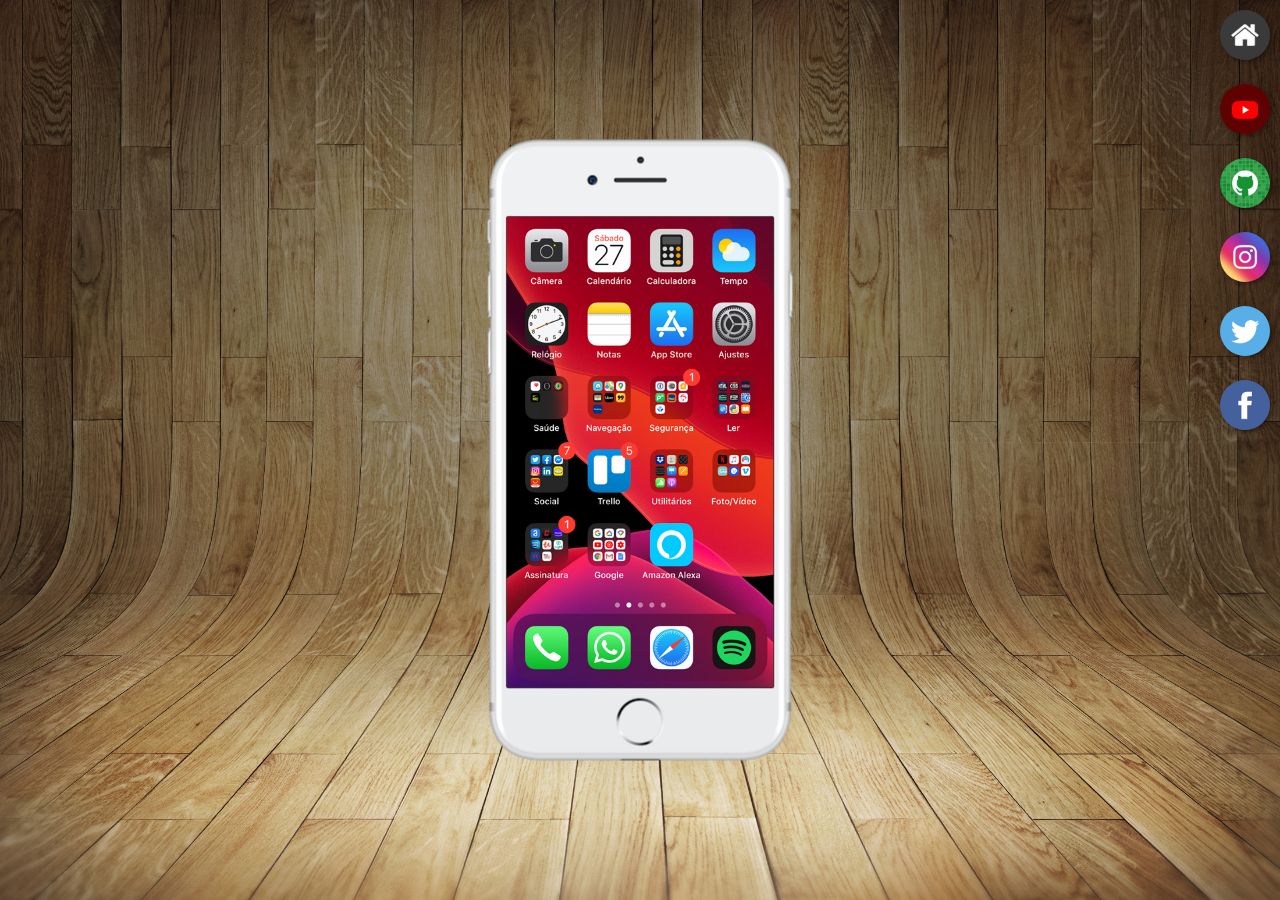
<file: index.html>
<!DOCTYPE html>
<html lang="pt-br">
<head>
    <meta charset="UTF-8">
    <meta http-equiv="X-UA-Compatible" content="IE=edge">
    <meta name="viewport" content="width=device-width, initial-scale=1.0">
    <title>Projeto Redes Sociais</title>
    <link rel="shortcut icon" href="favicon.ico" type="image/x-icon">
    <link rel="stylesheet" href="estilos/style.css">
</head>
<body>
    <main>
        <section id="telefone">
            <iframe src="home.html" name="tela" id="tela" frameborder="0">
                Seu navegador não é compatível com isso.
            </iframe>
        </section>

        <section id="redes-sociais">
            <a href="home.html" target="tela"><img src="imagens/logo-home.jpg" alt="Home"></a><br>
            <a href="youtube.html" target="tela"><img src="imagens/logo-youtube.jpg" alt="YouTube"></a><br>
            <a href="github.html" target="tela"><img src="imagens/logo-github.jpg" alt="tela-github"></a><br>
            <a href="instagram.html" target="tela"><img src="imagens/logo-instagram.jpg" alt="Instagram"></a><br>
            <a href="twitter.html" target="tela"><img src="imagens/logo-twitter.jpg" alt="Twitter"></a><br>
            <a href="facebook.html" target="tela"><img src="imagens/logo-facebook.jpg" alt="Facebook"></a>
        </section>
    </main>
</html>
</file>
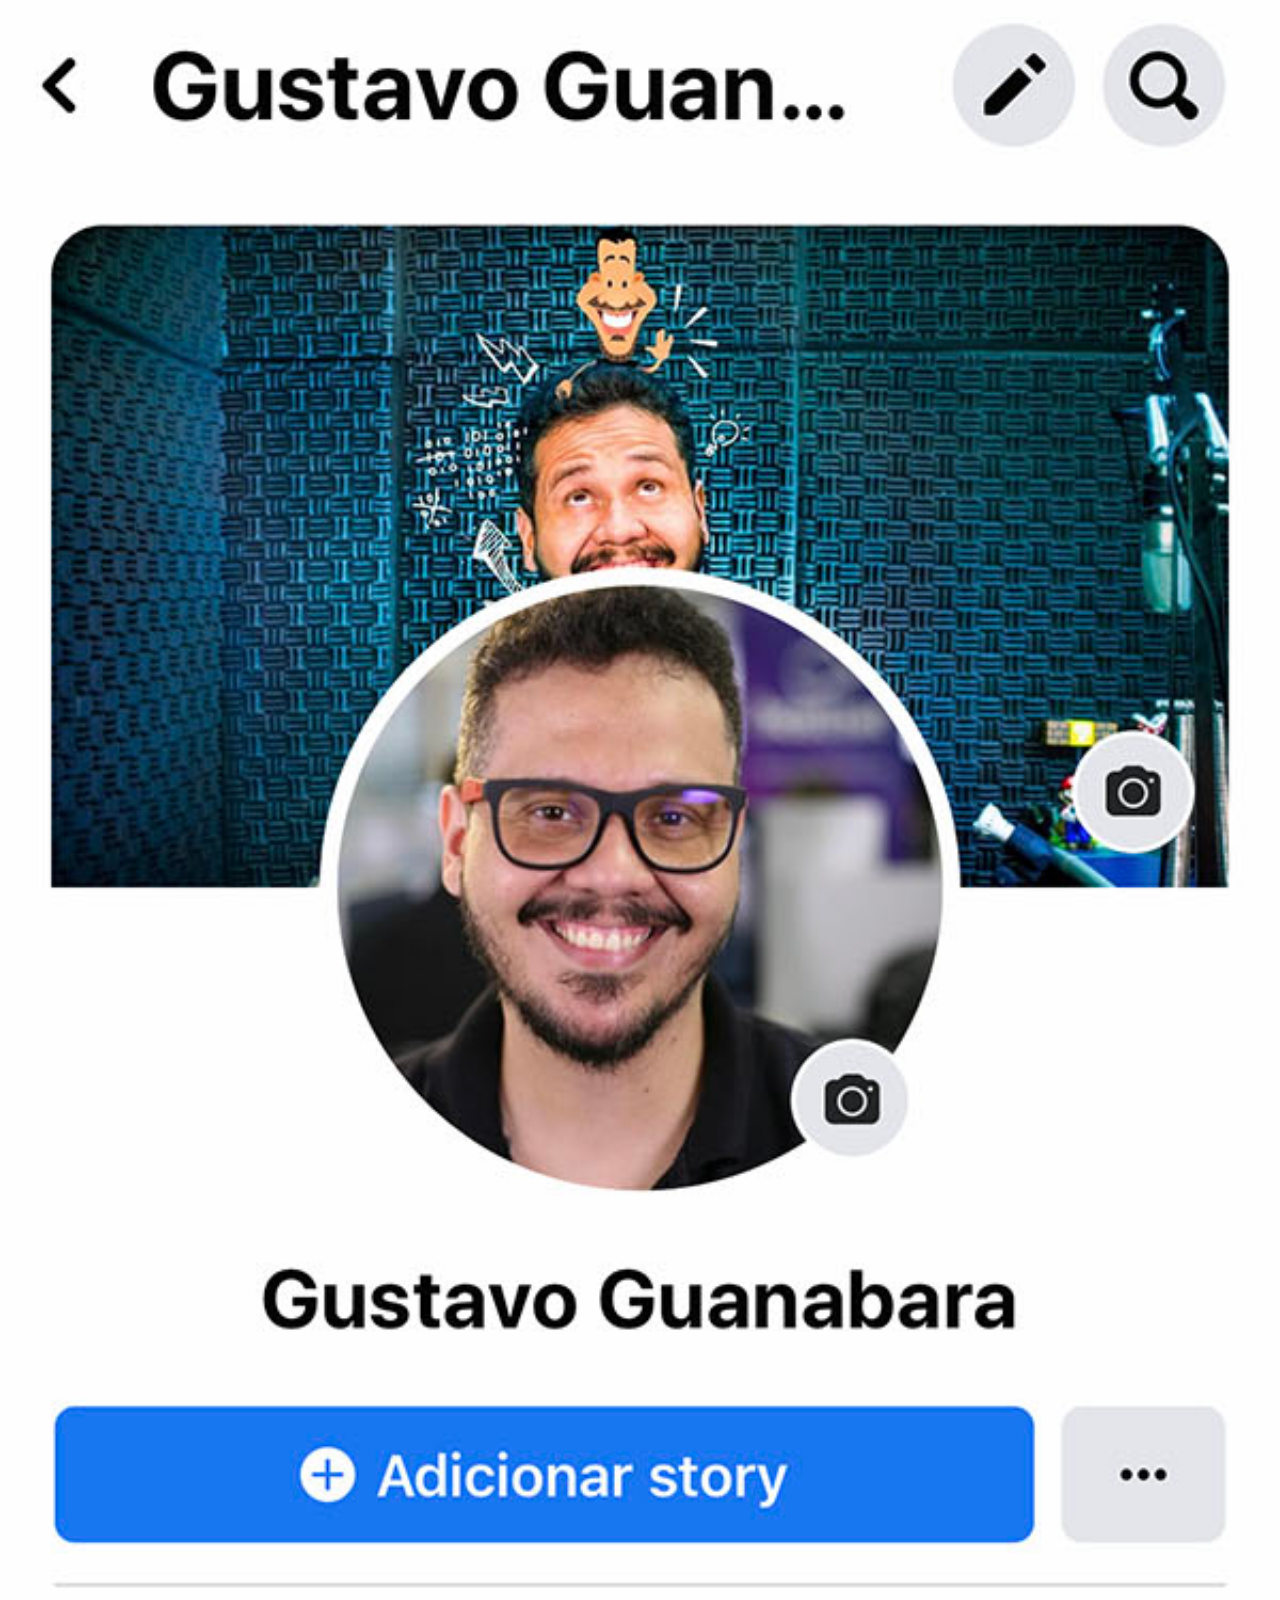
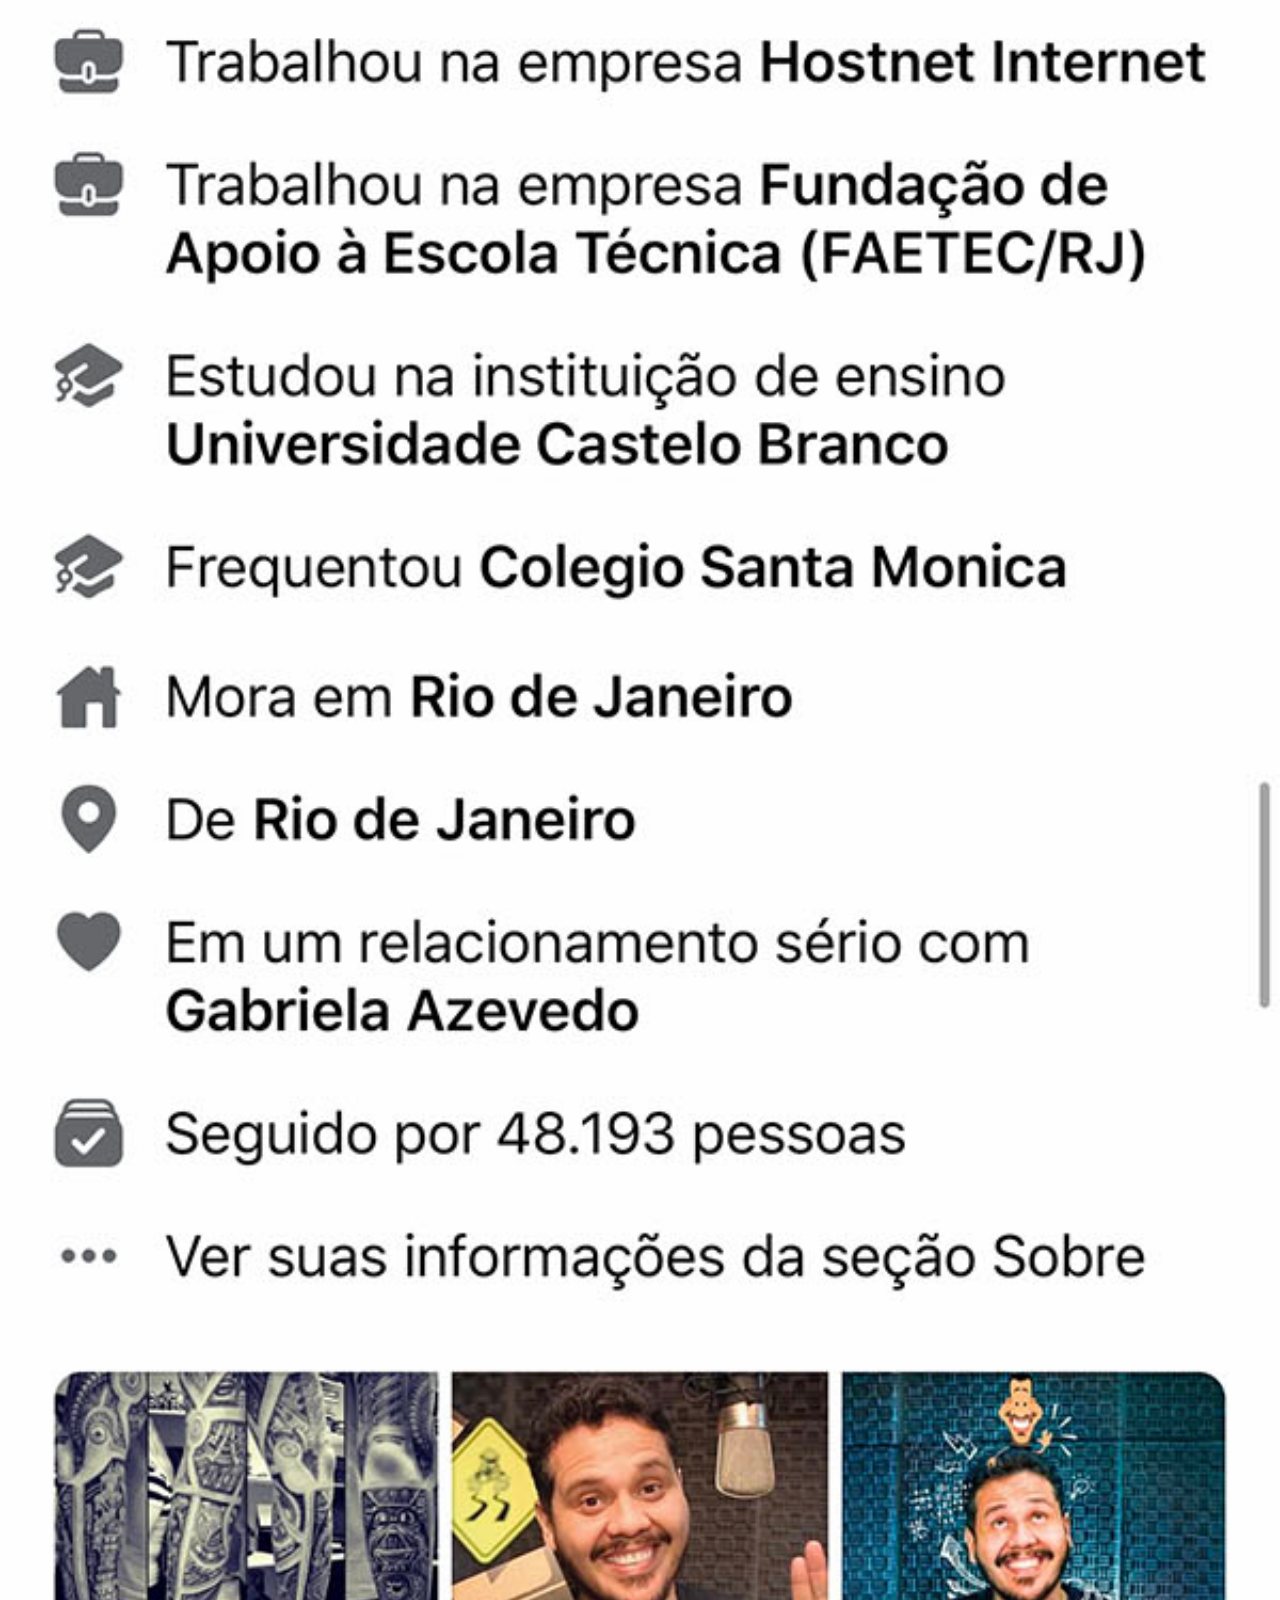
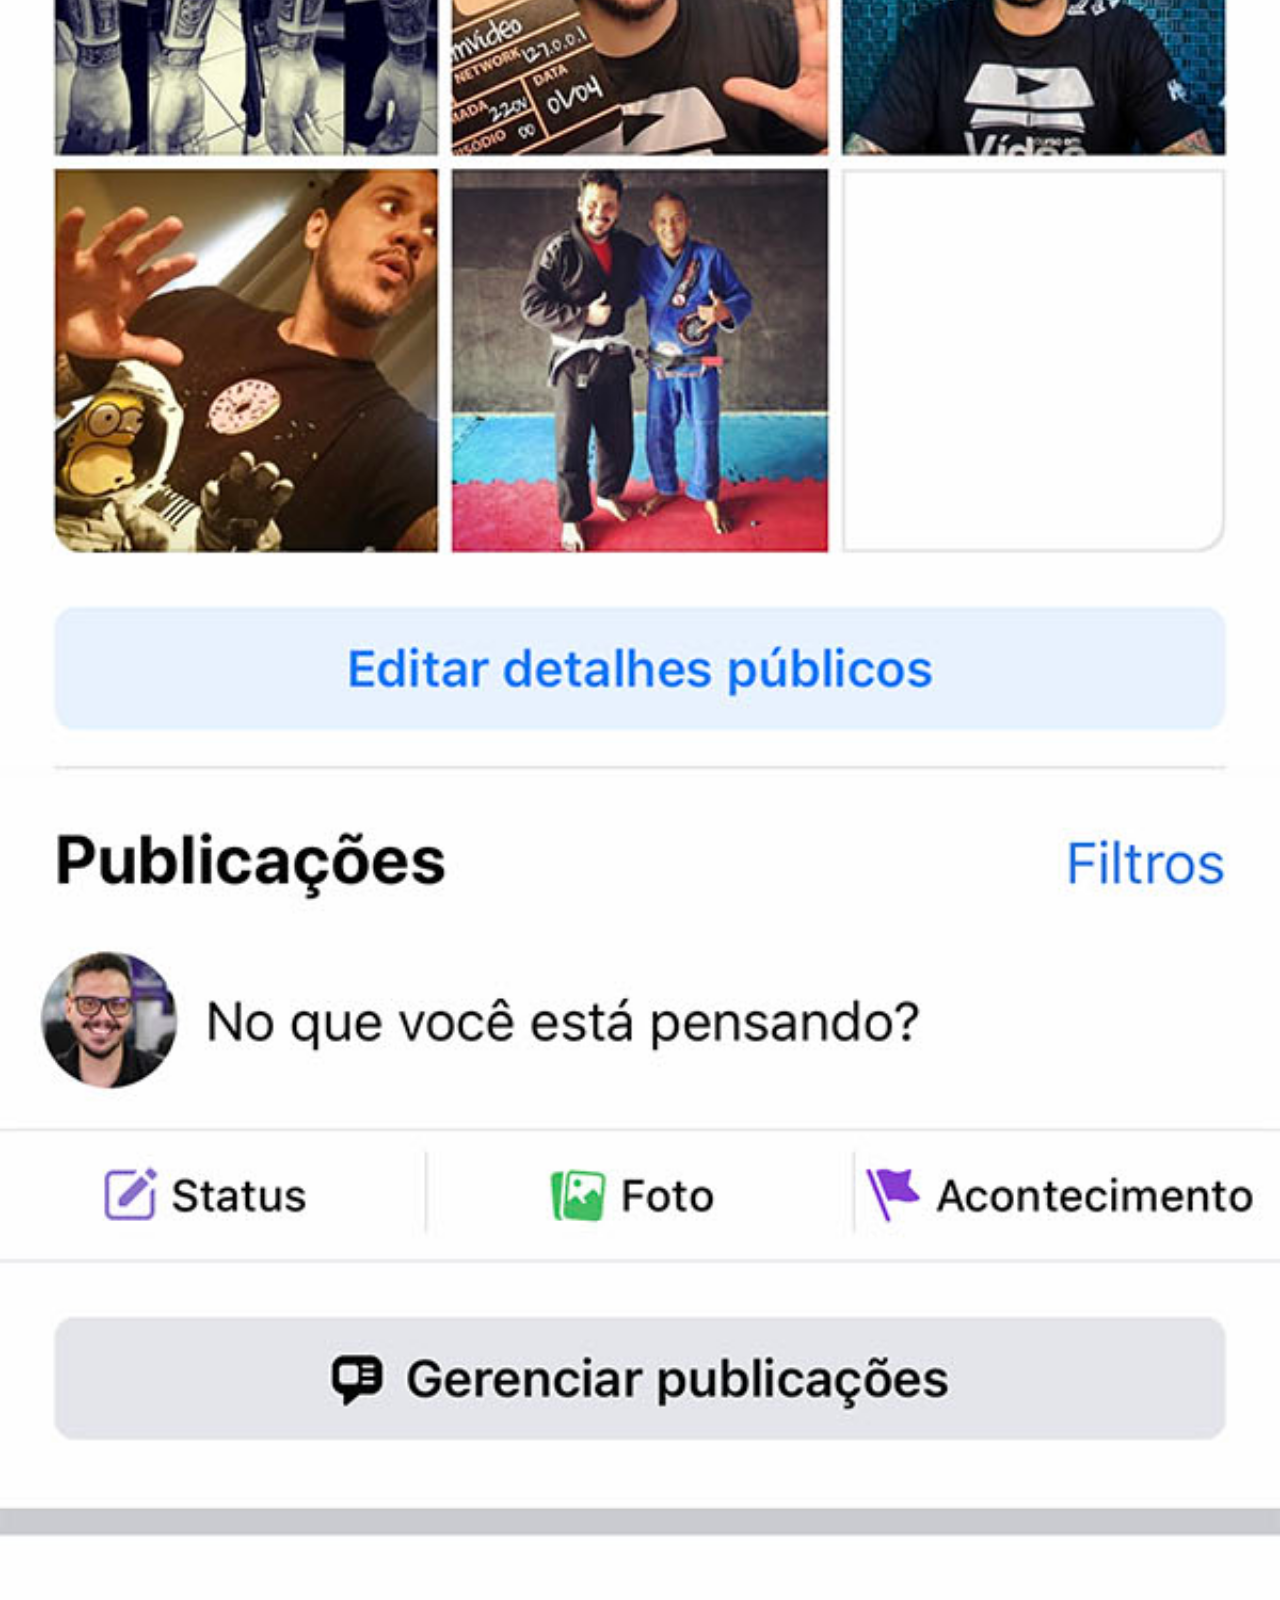
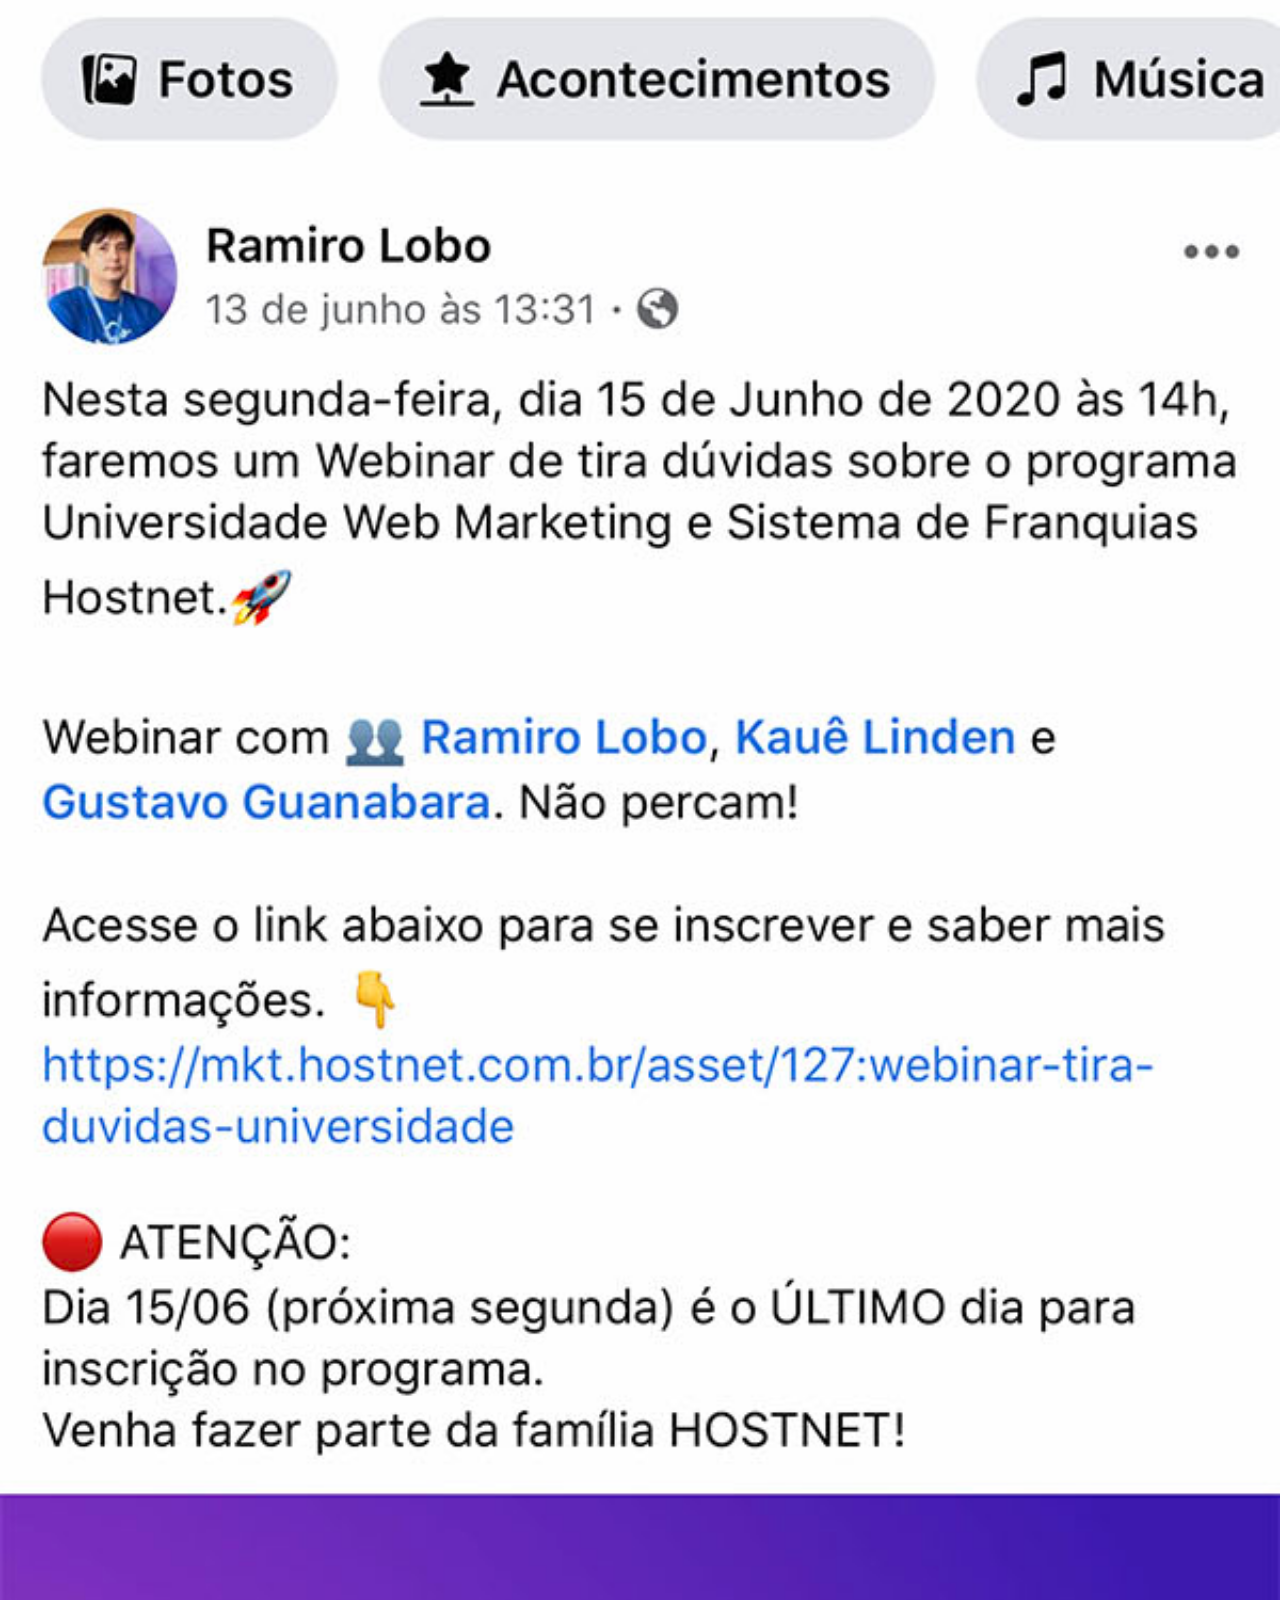
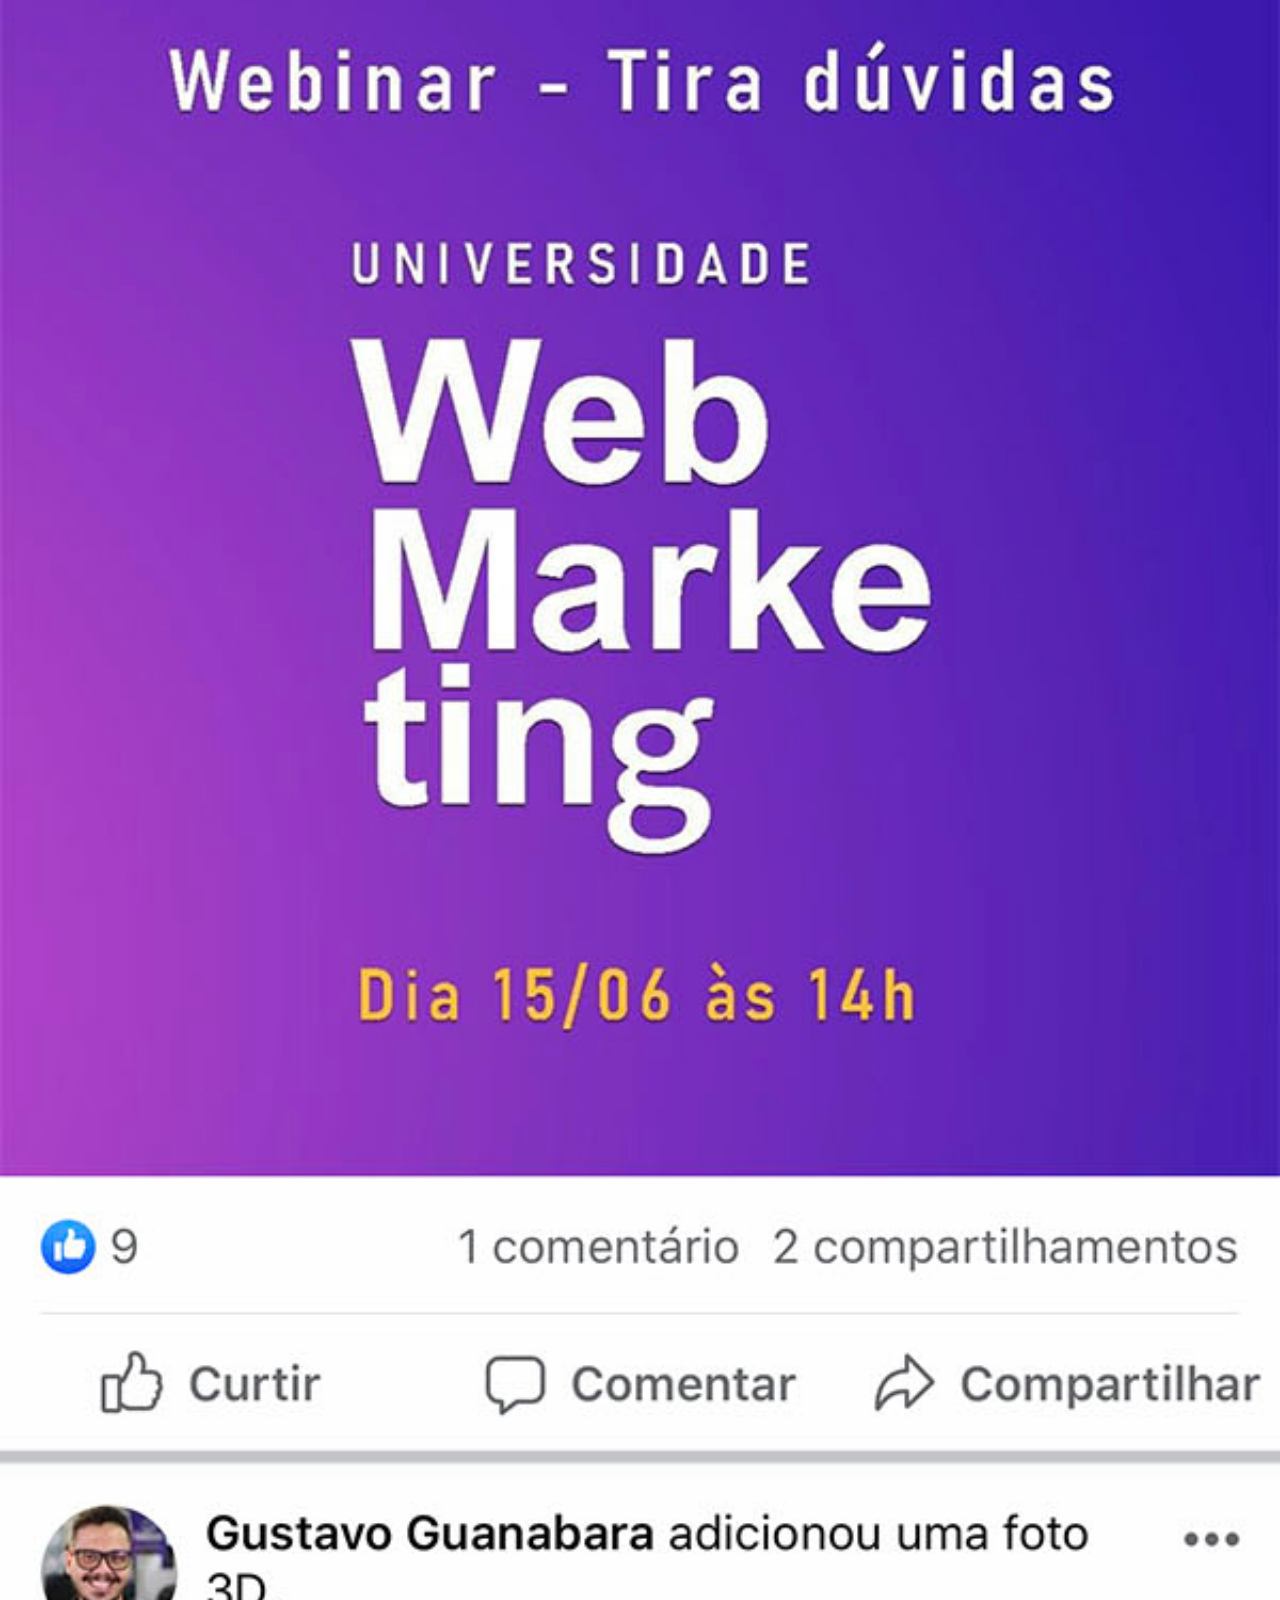
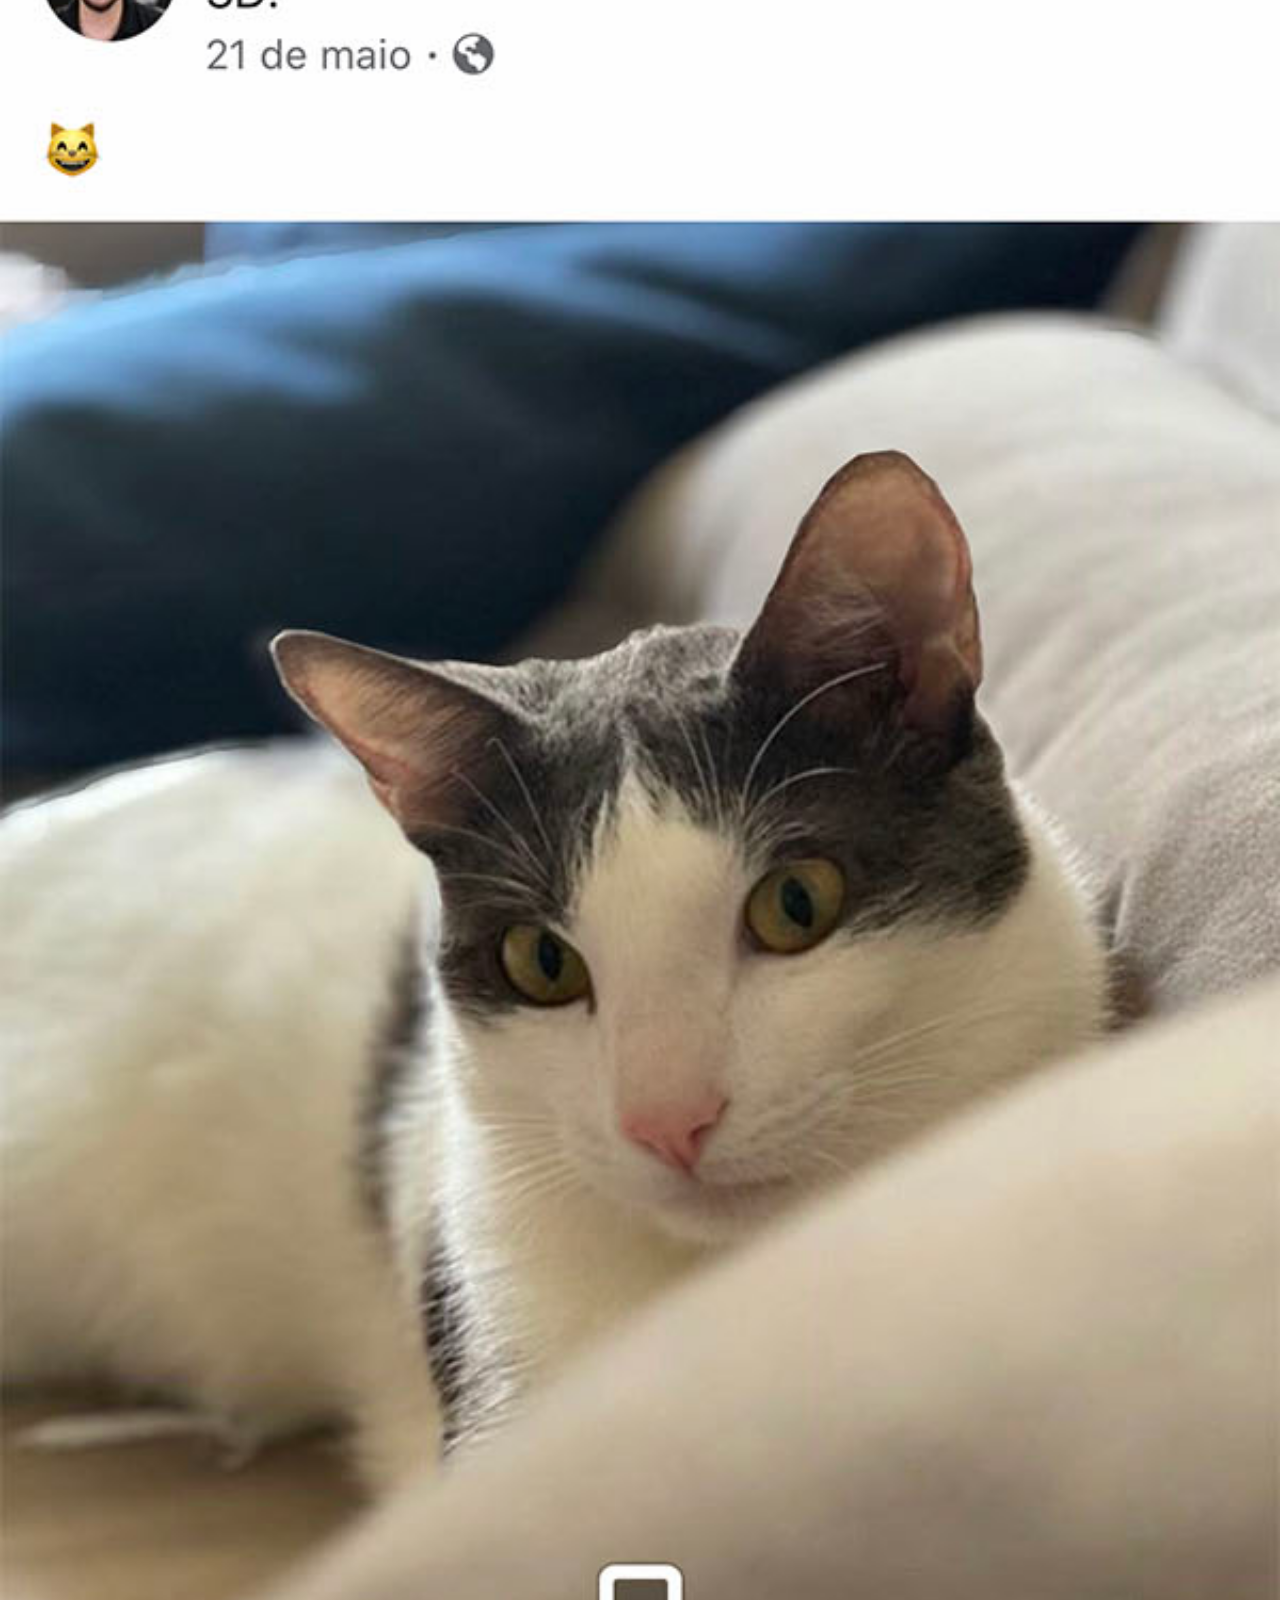
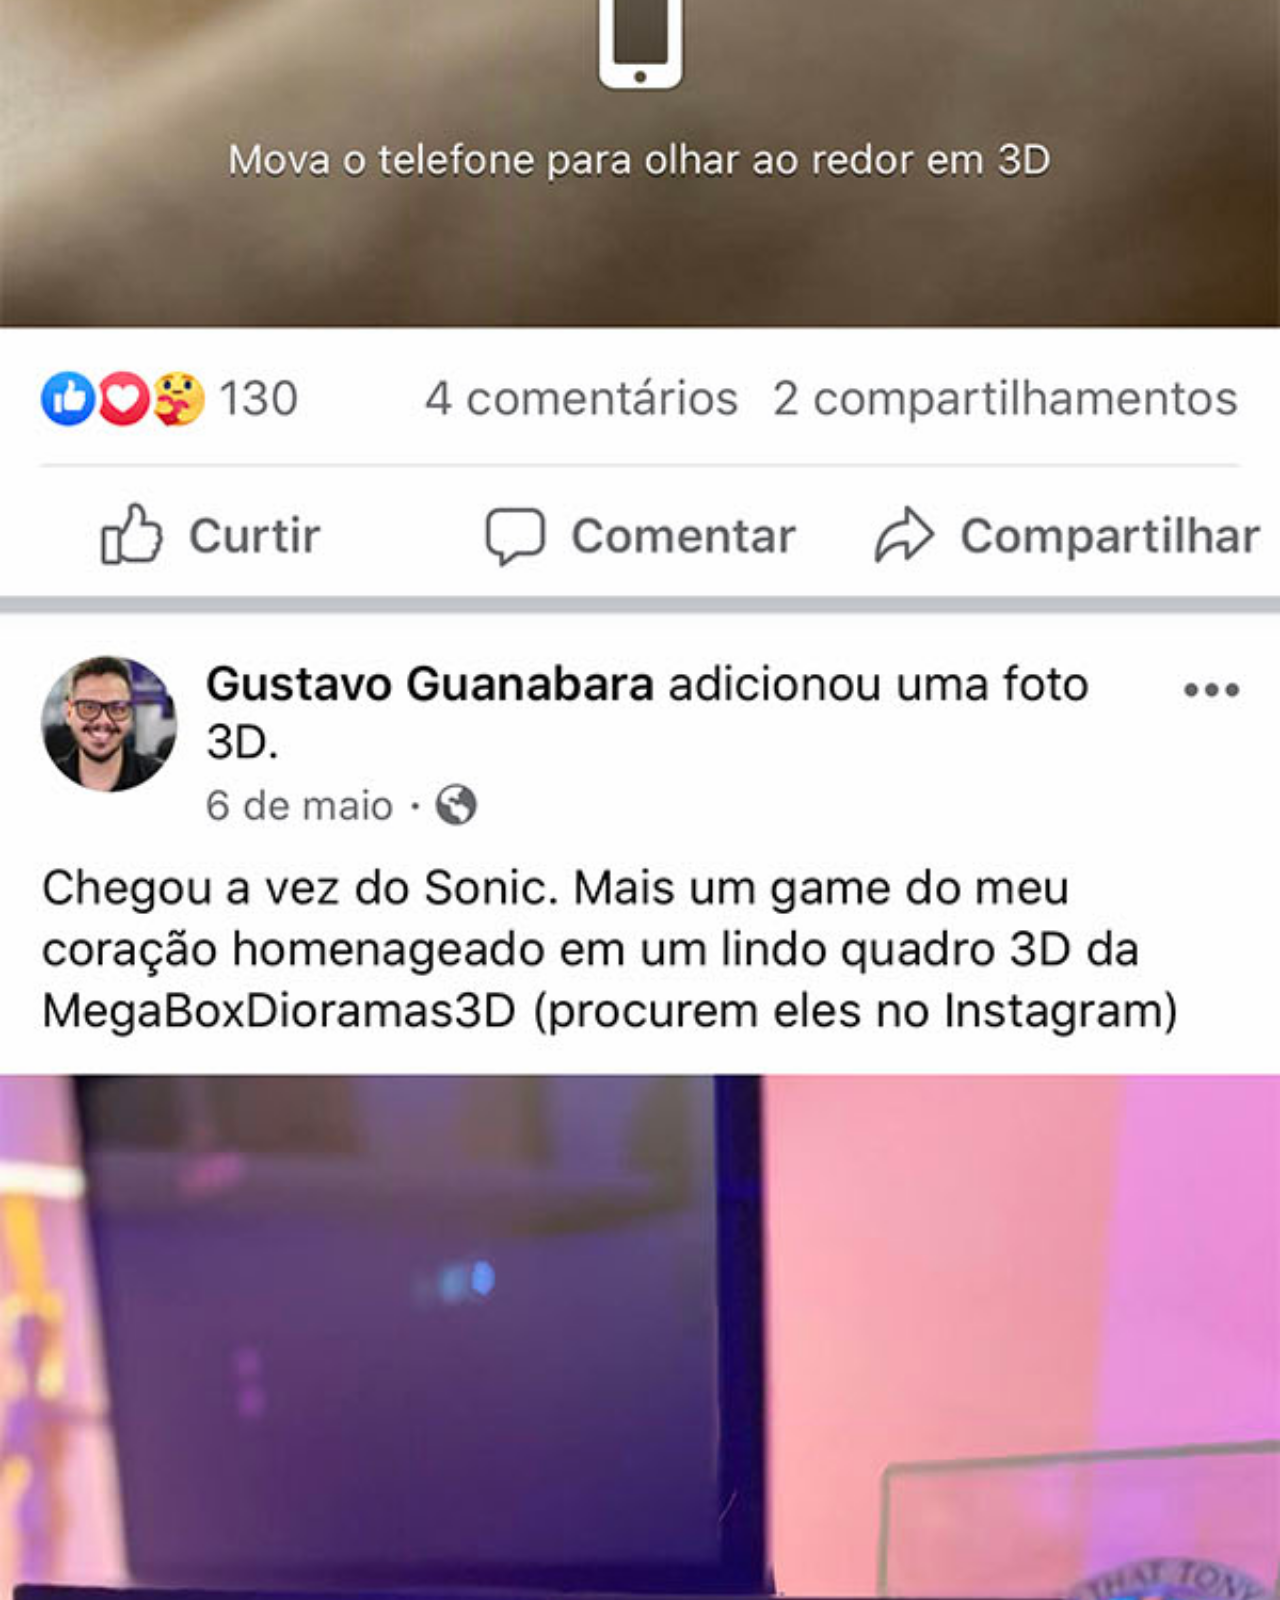
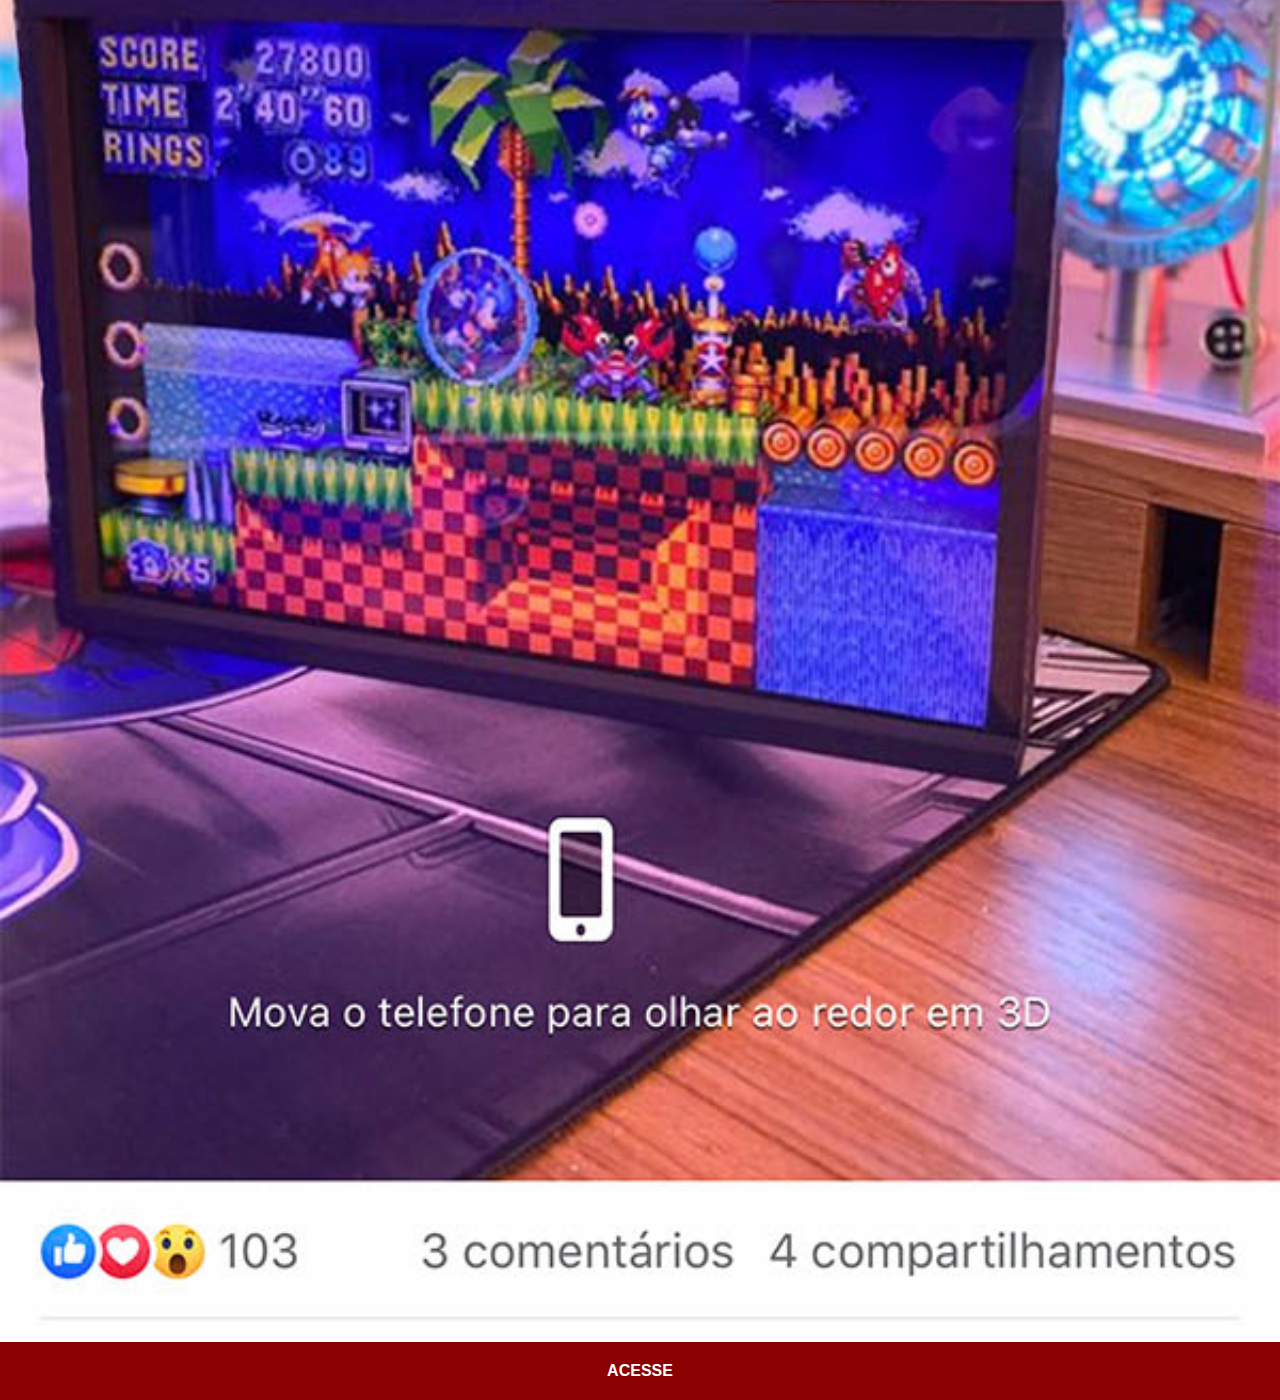
<file: facebook.html>
<!DOCTYPE html>
<html lang="pt-br">
<head>
    <meta charset="UTF-8">
    <meta http-equiv="X-UA-Compatible" content="IE=edge">
    <meta name="viewport" content="width=device-width, initial-scale=1.0">
    <title>Facebook</title>
    <link rel="stylesheet" href="estilos/social.css">
</head>
<body>
    <img src="imagens/tela-facebook.jpg" alt="Facebook">
    <a href="https://www.facebook.com/gustavoguanabara" target="_blank">ACESSE</a>
</body>
</html>
</file>
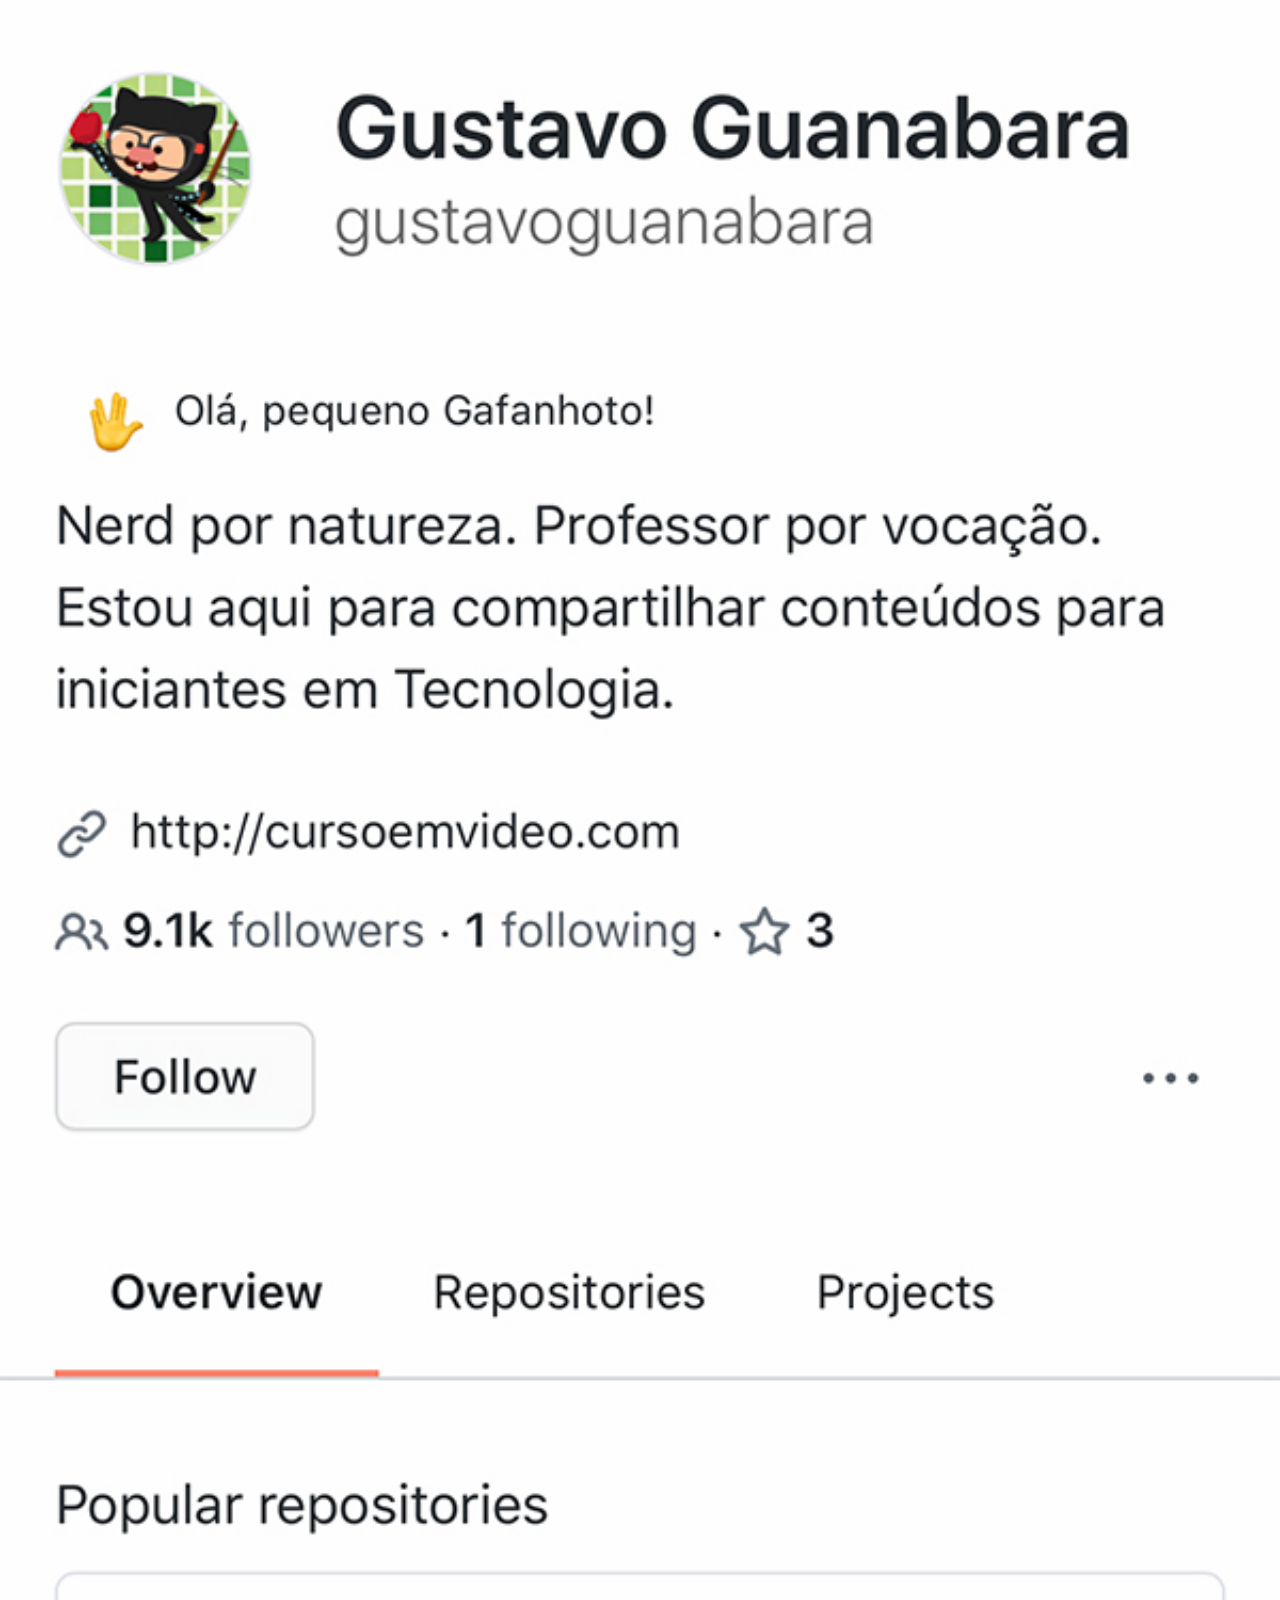
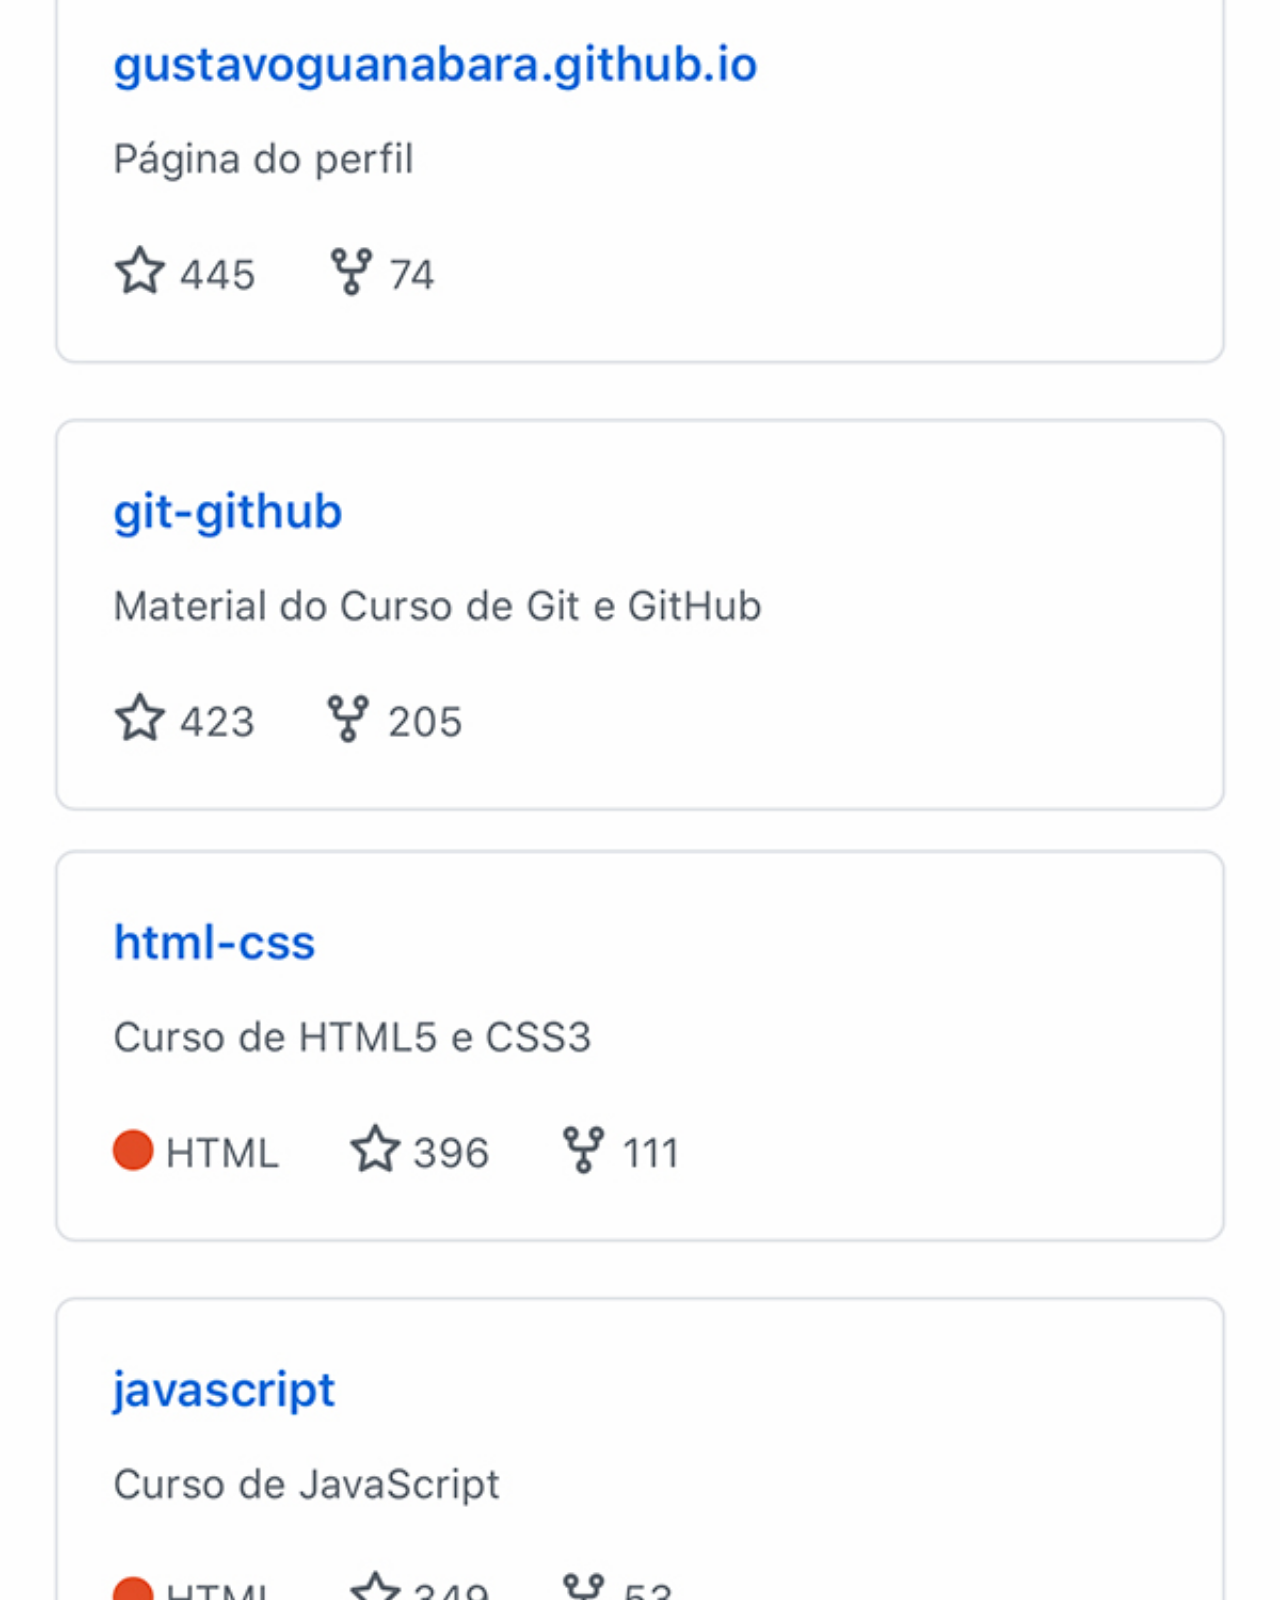
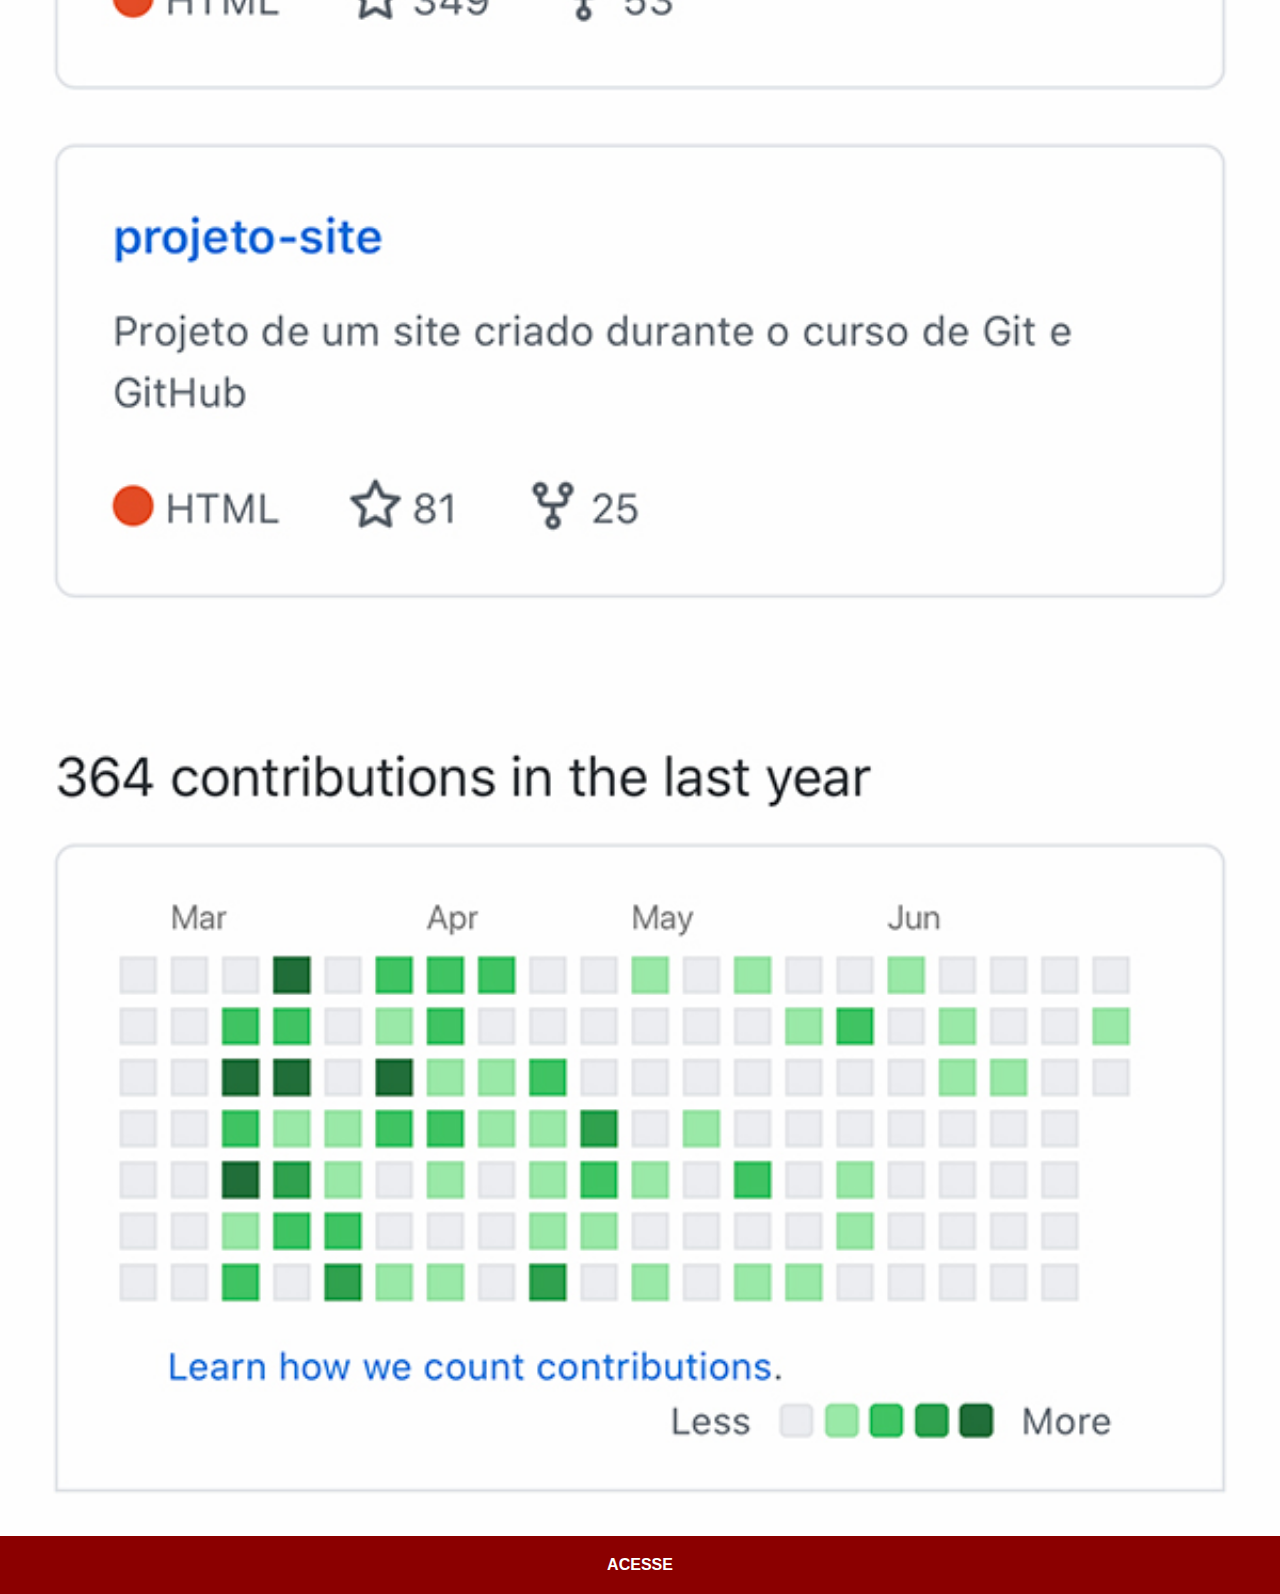
<file: github.html>
<!DOCTYPE html>
<html lang="pt-br">
<head>
    <meta charset="UTF-8">
    <meta http-equiv="X-UA-Compatible" content="IE=edge">
    <meta name="viewport" content="width=device-width, initial-scale=1.0">
    <title>GitHub</title>
    <link rel="stylesheet" href="estilos/social.css">
</head>
<body>
    <img src="imagens/tela-github.jpg" alt="GitHub">
    <a href="https://github.com/professorguanabara" target="_blank">ACESSE</a>
</body>
</html>
</file>
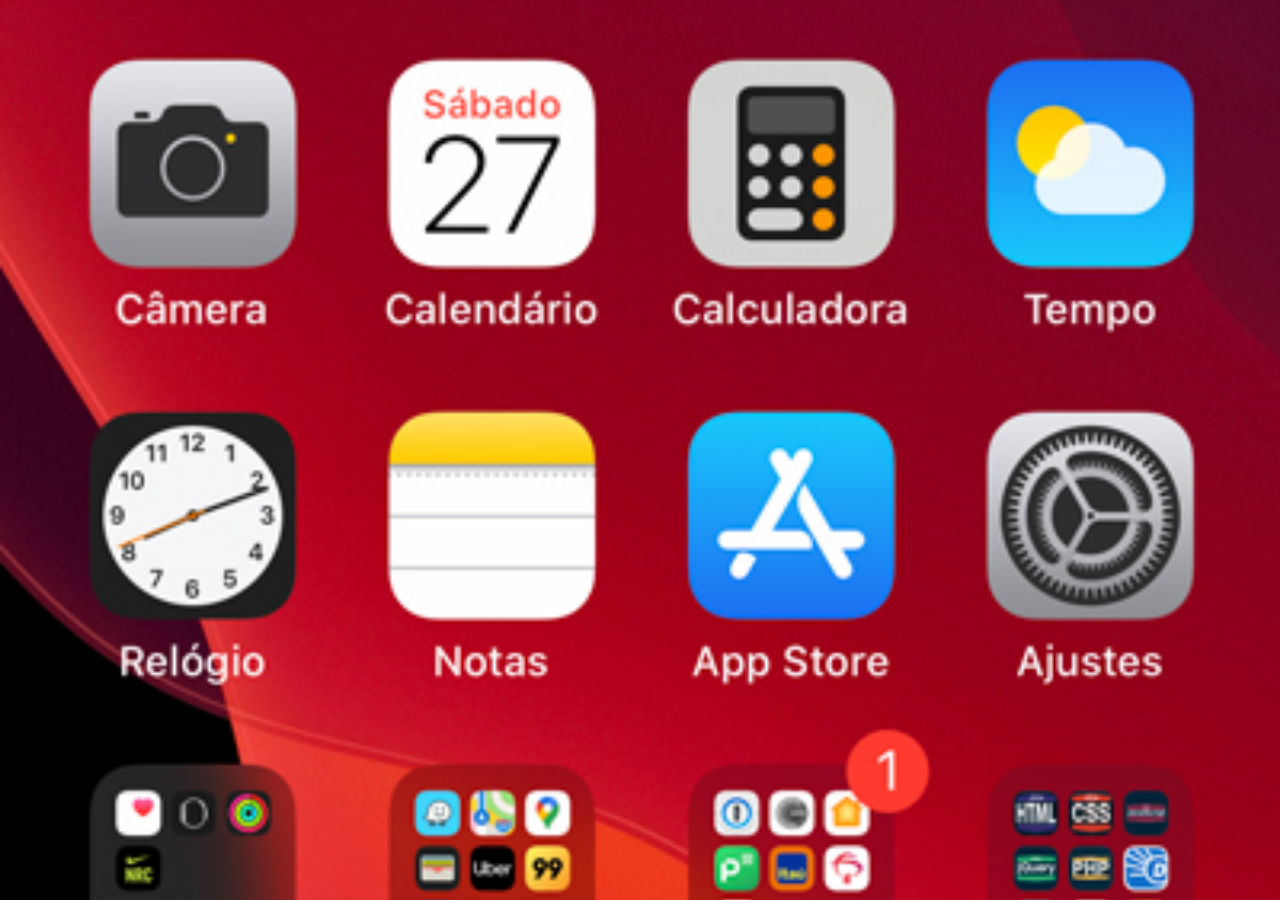
<file: home.html>
<!DOCTYPE html>
<html lang="pt-br">
<head>
    <meta charset="UTF-8">
    <meta http-equiv="X-UA-Compatible" content="IE=edge">
    <meta name="viewport" content="width=device-width, initial-scale=1.0">
    <title>Home</title>
    <style>
        * { margin: 0; padding: 0; }

        body {
            width: 100vw;
            height: 100vh;
            background: #000 url('imagens/tela-home.jpg') no-repeat top center;
            background-size: cover;
        }
    </style>
</head>
<body>
    
</body>
</html>
</file>
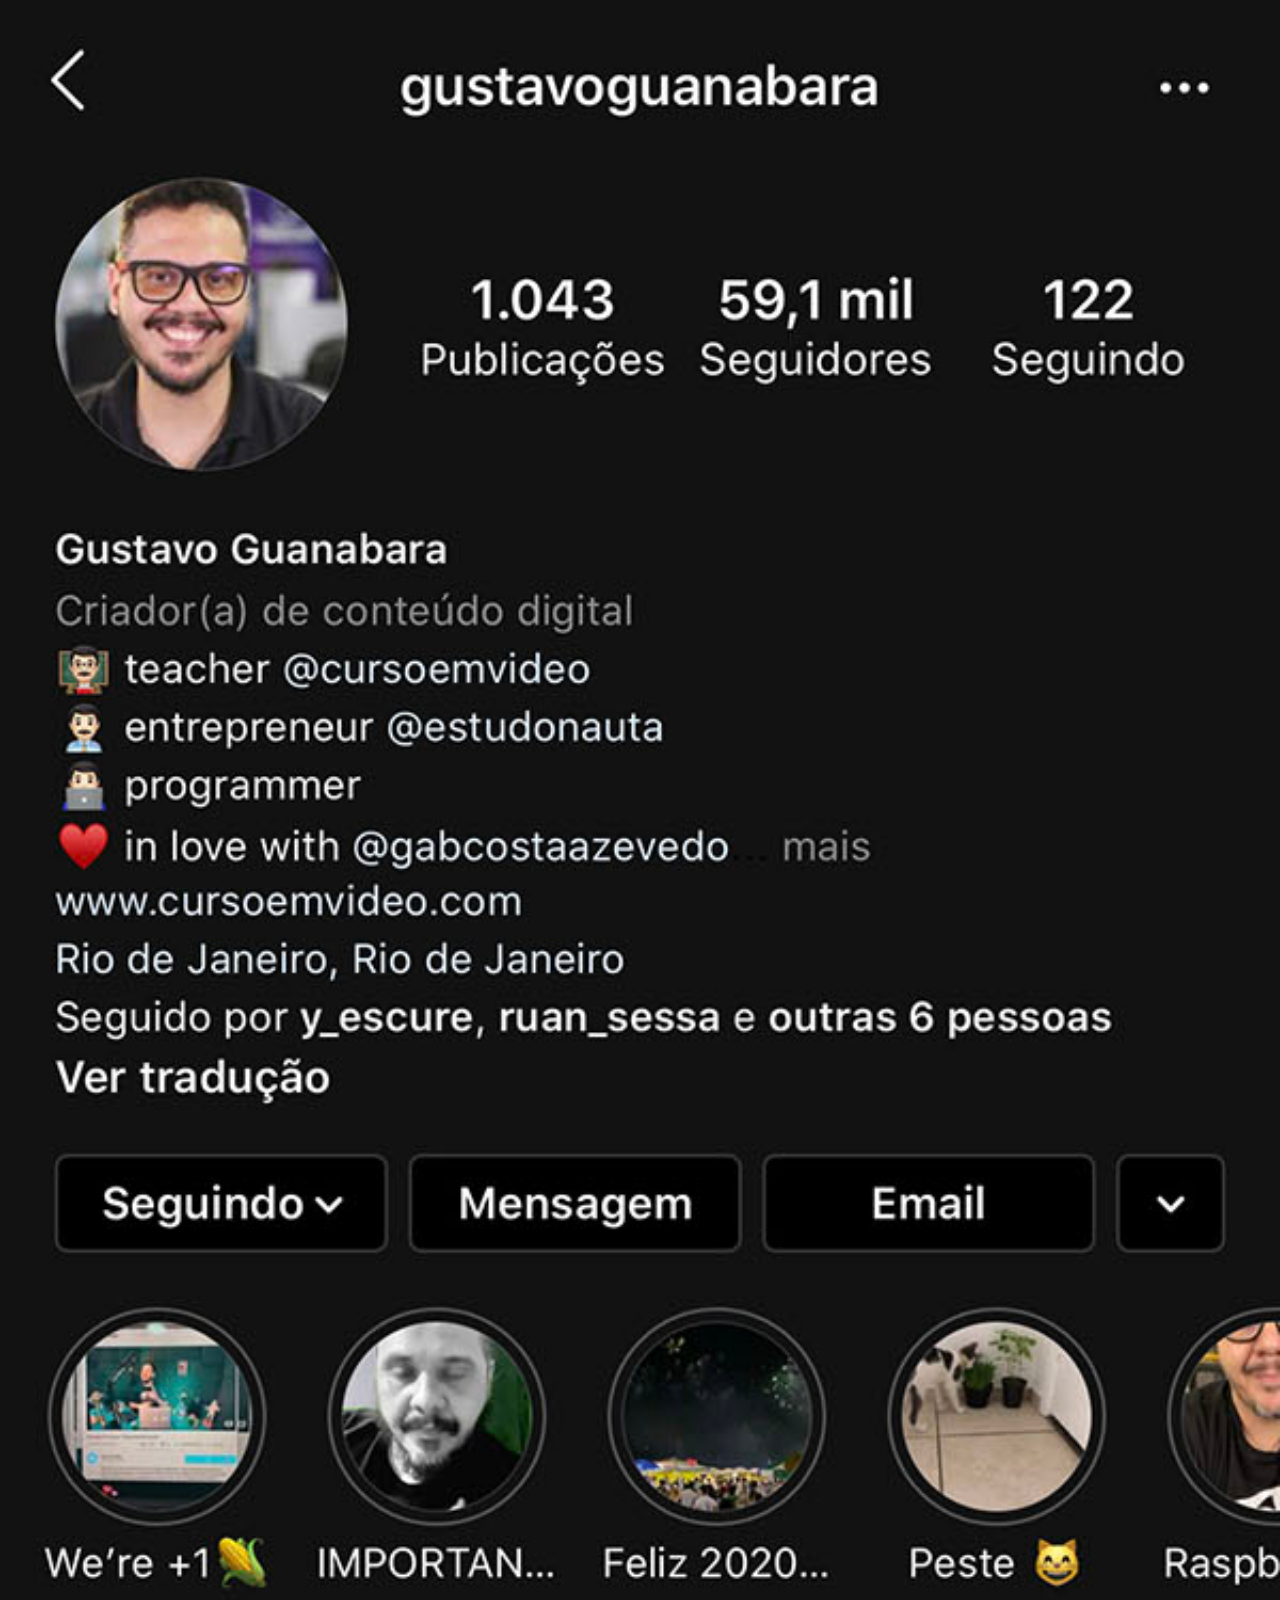
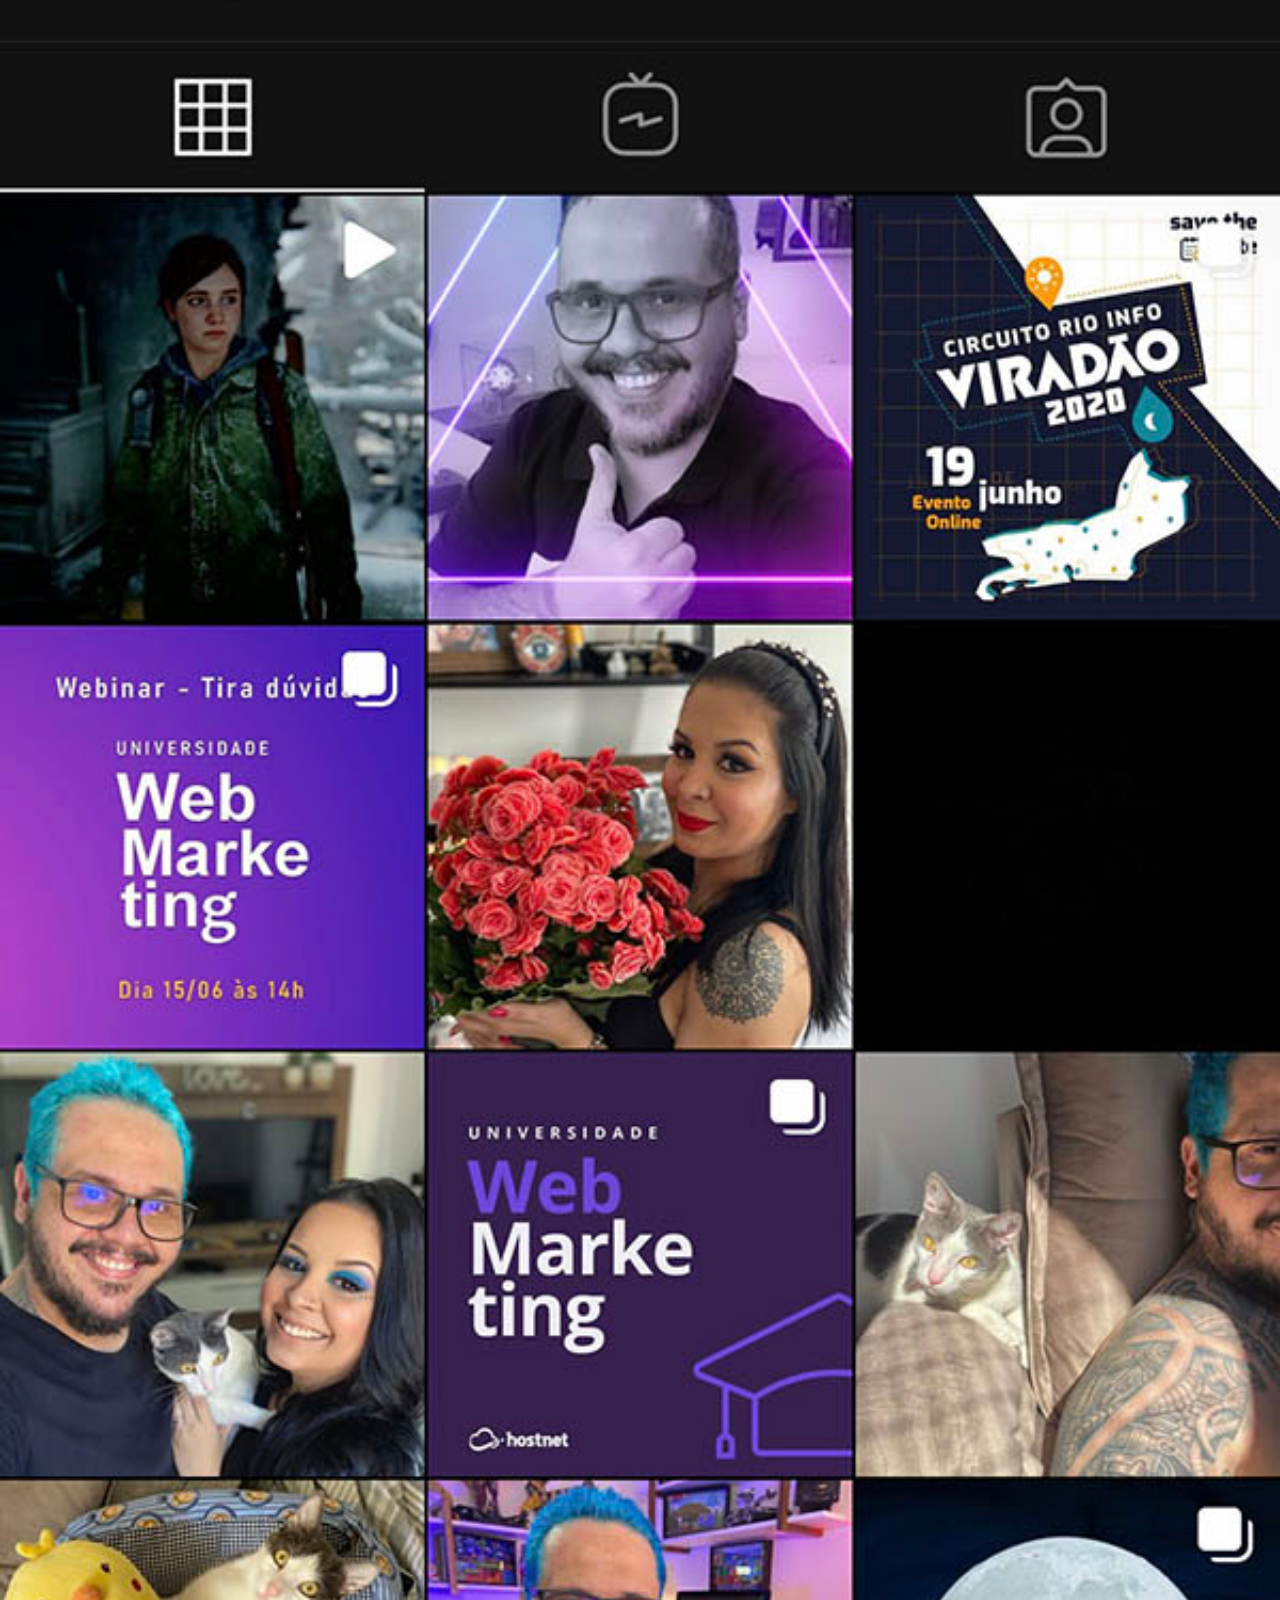
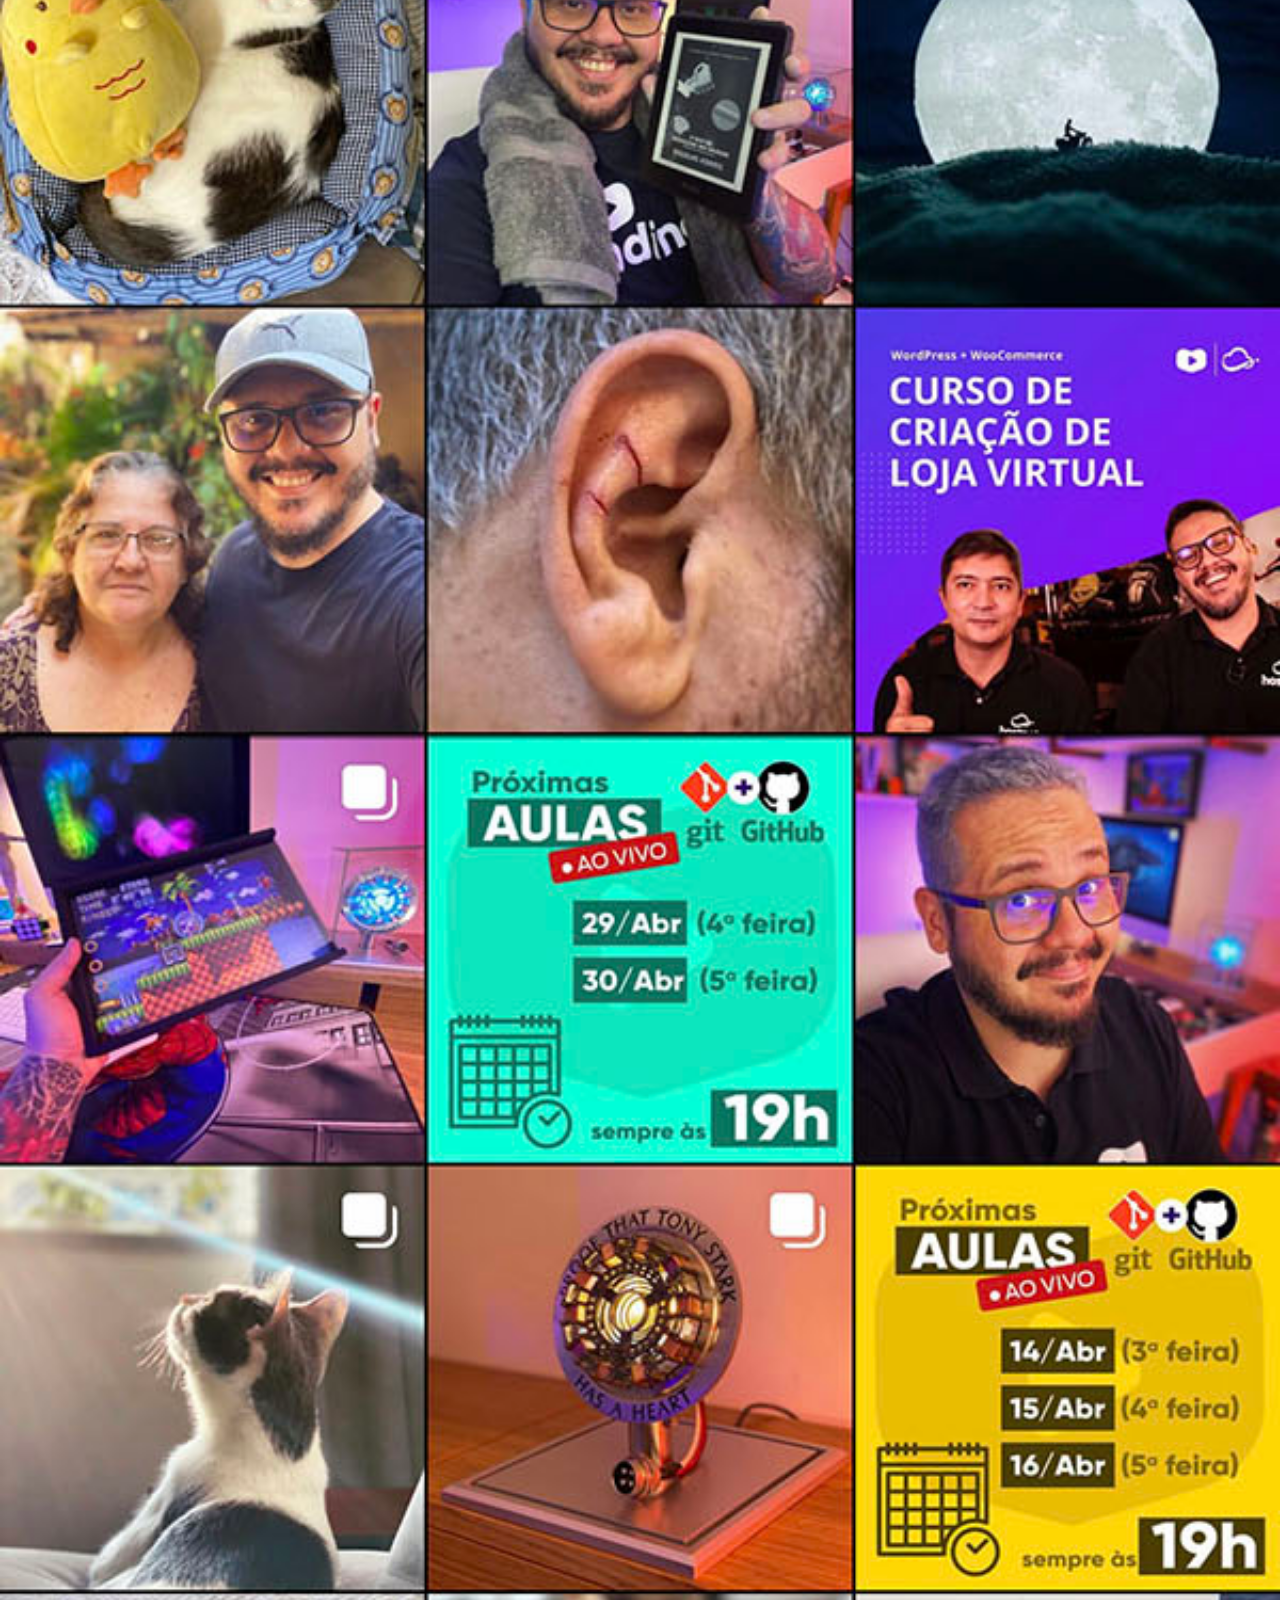
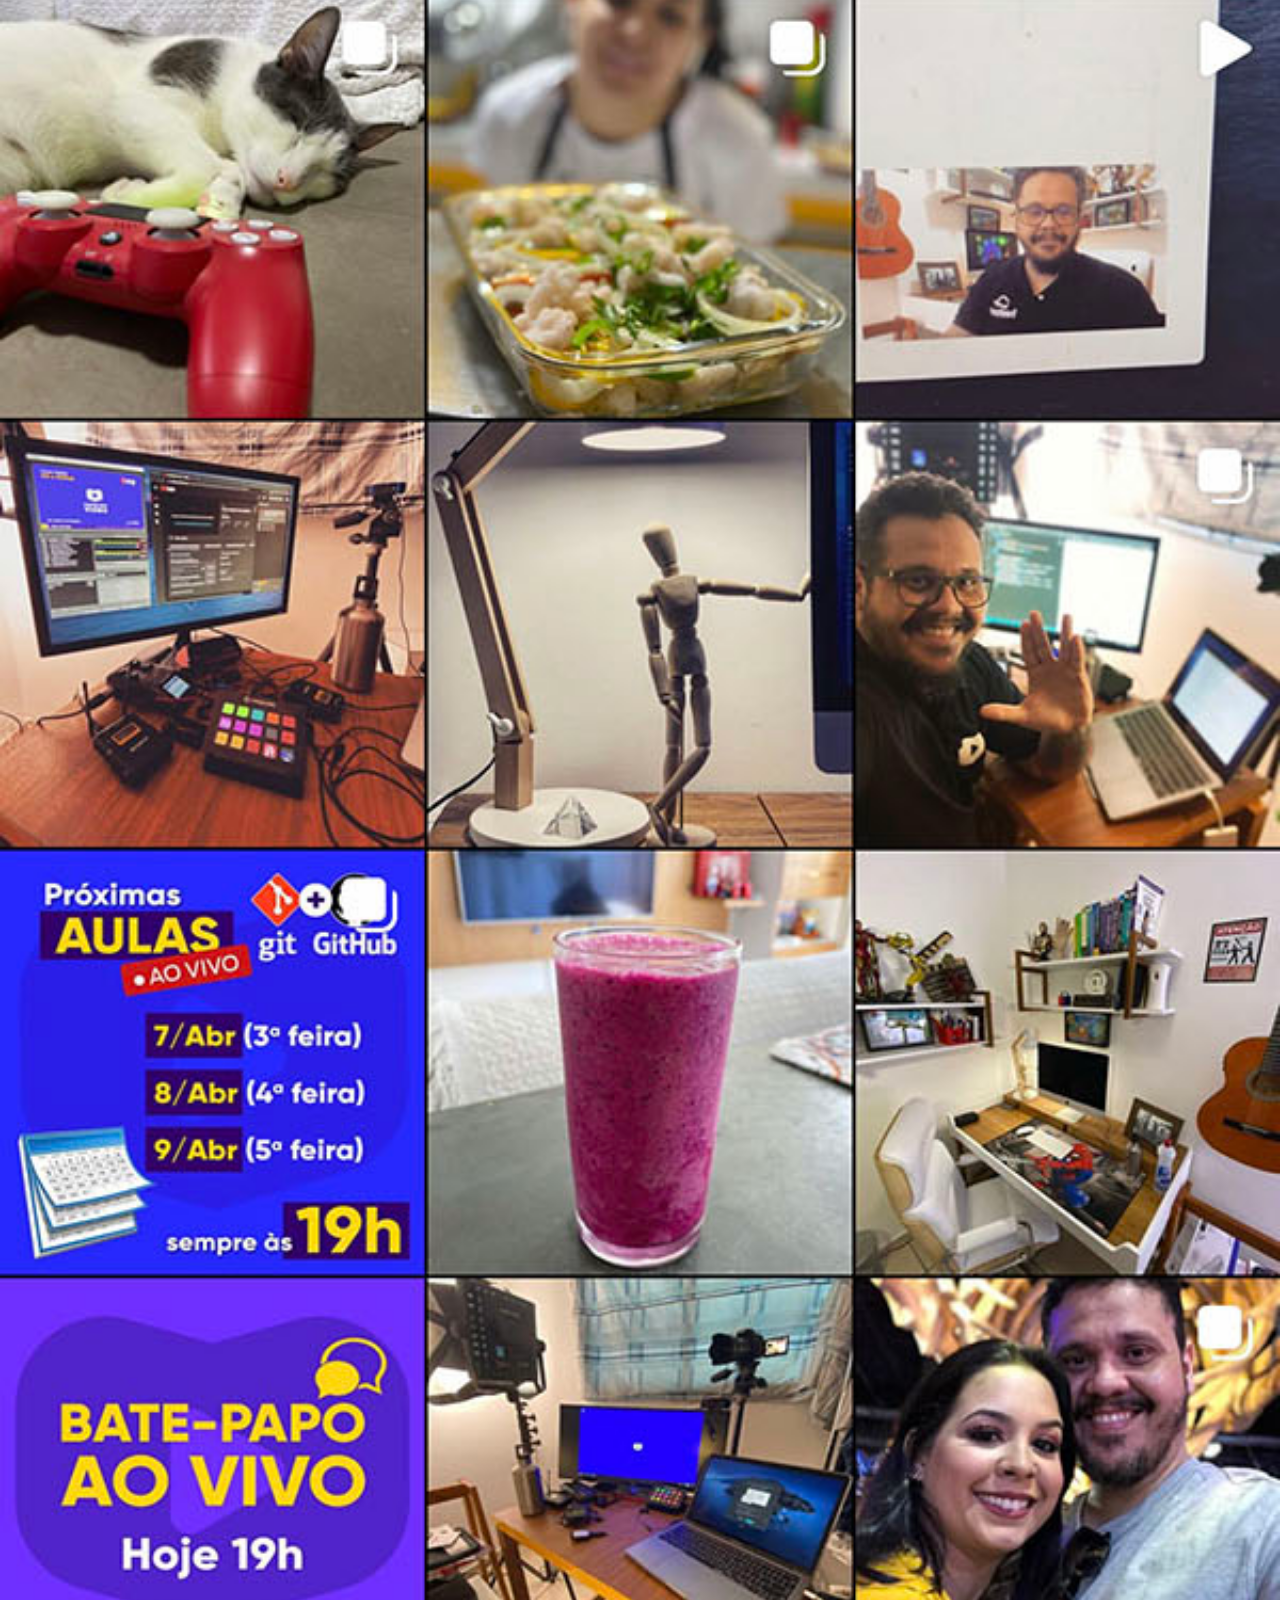
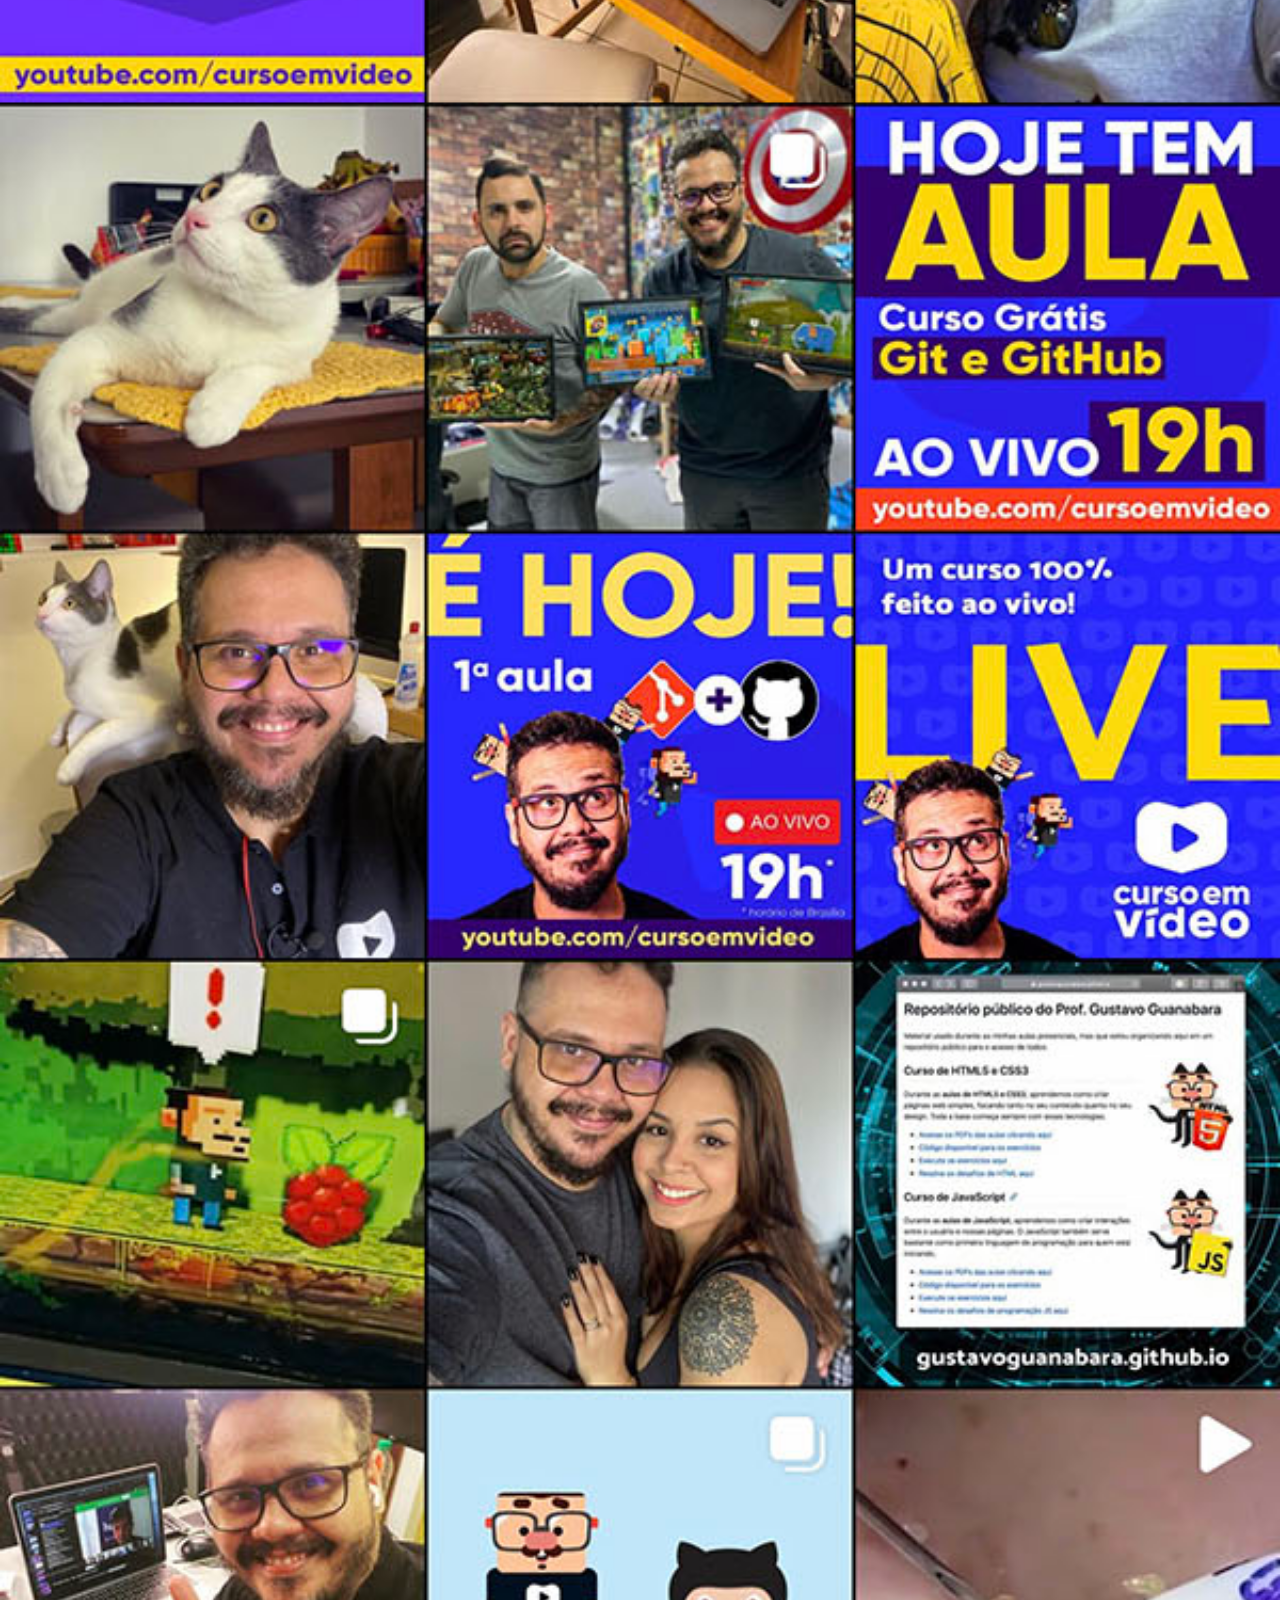
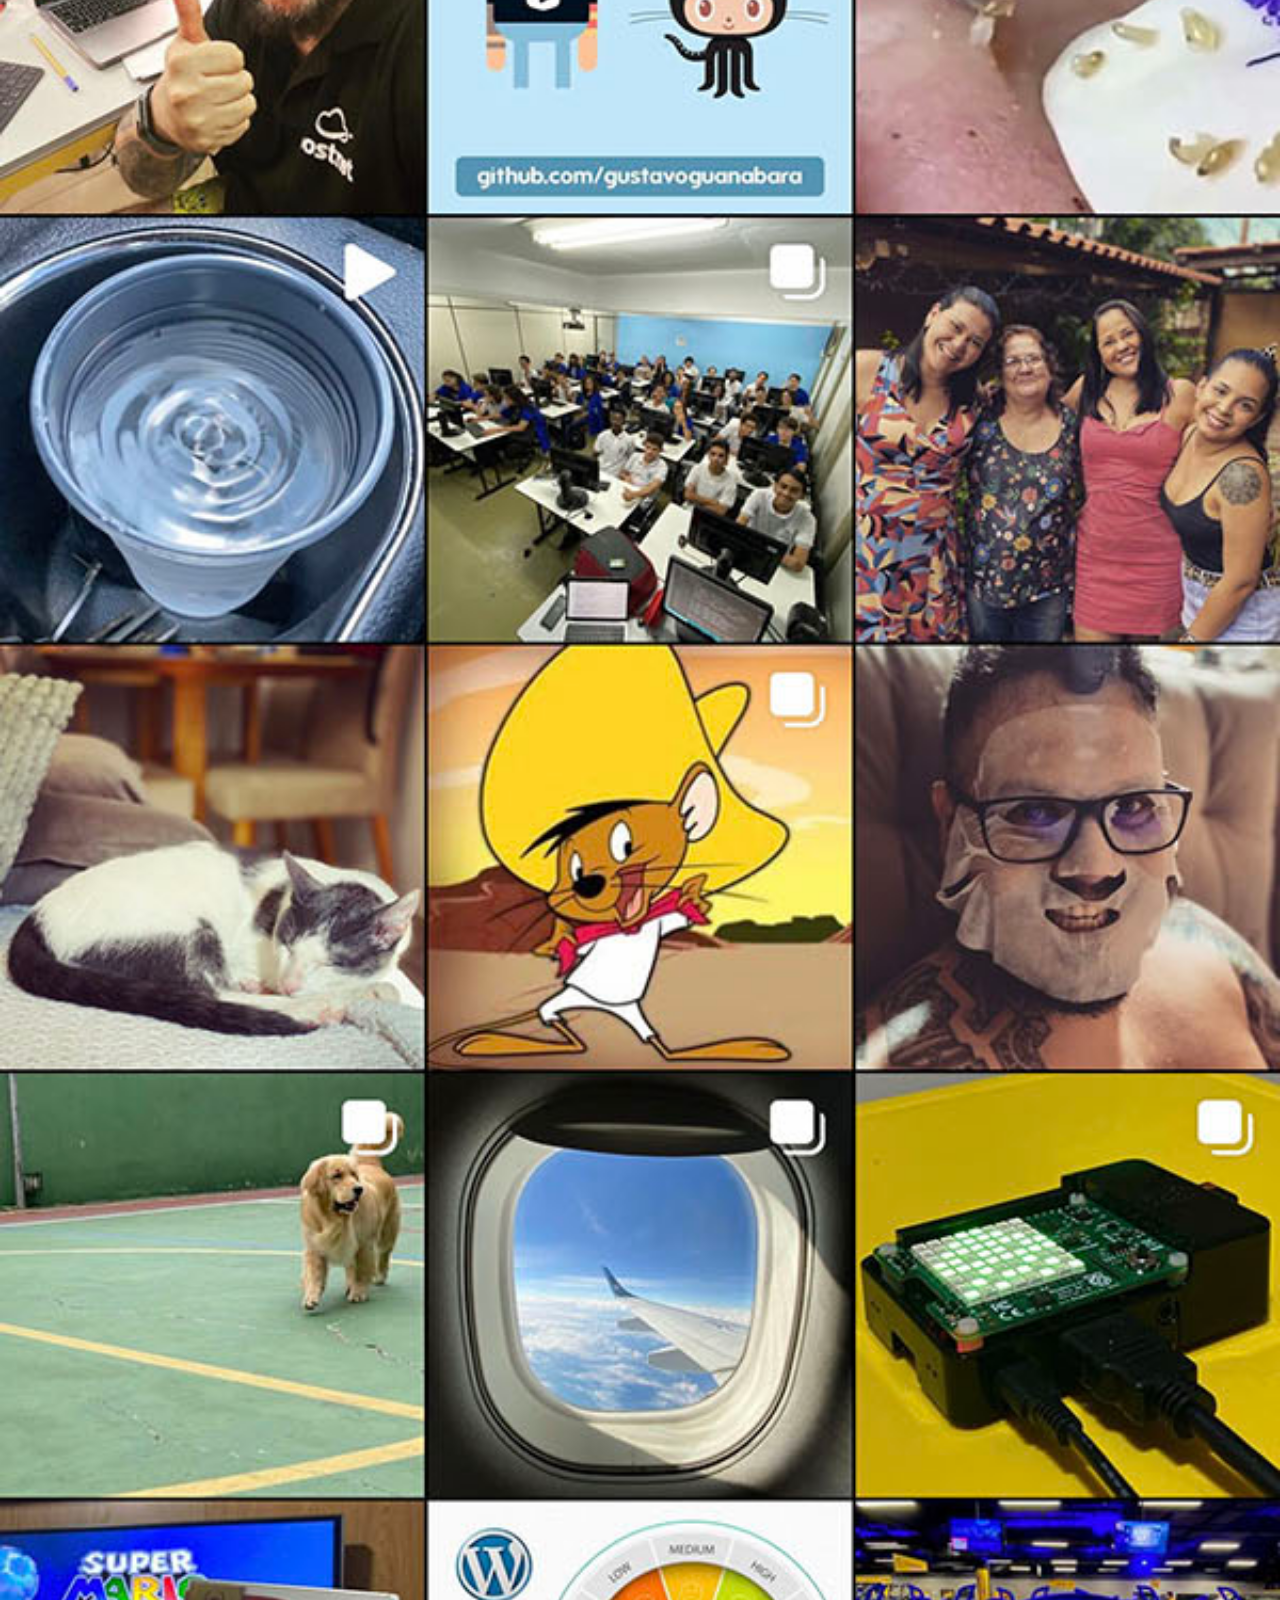
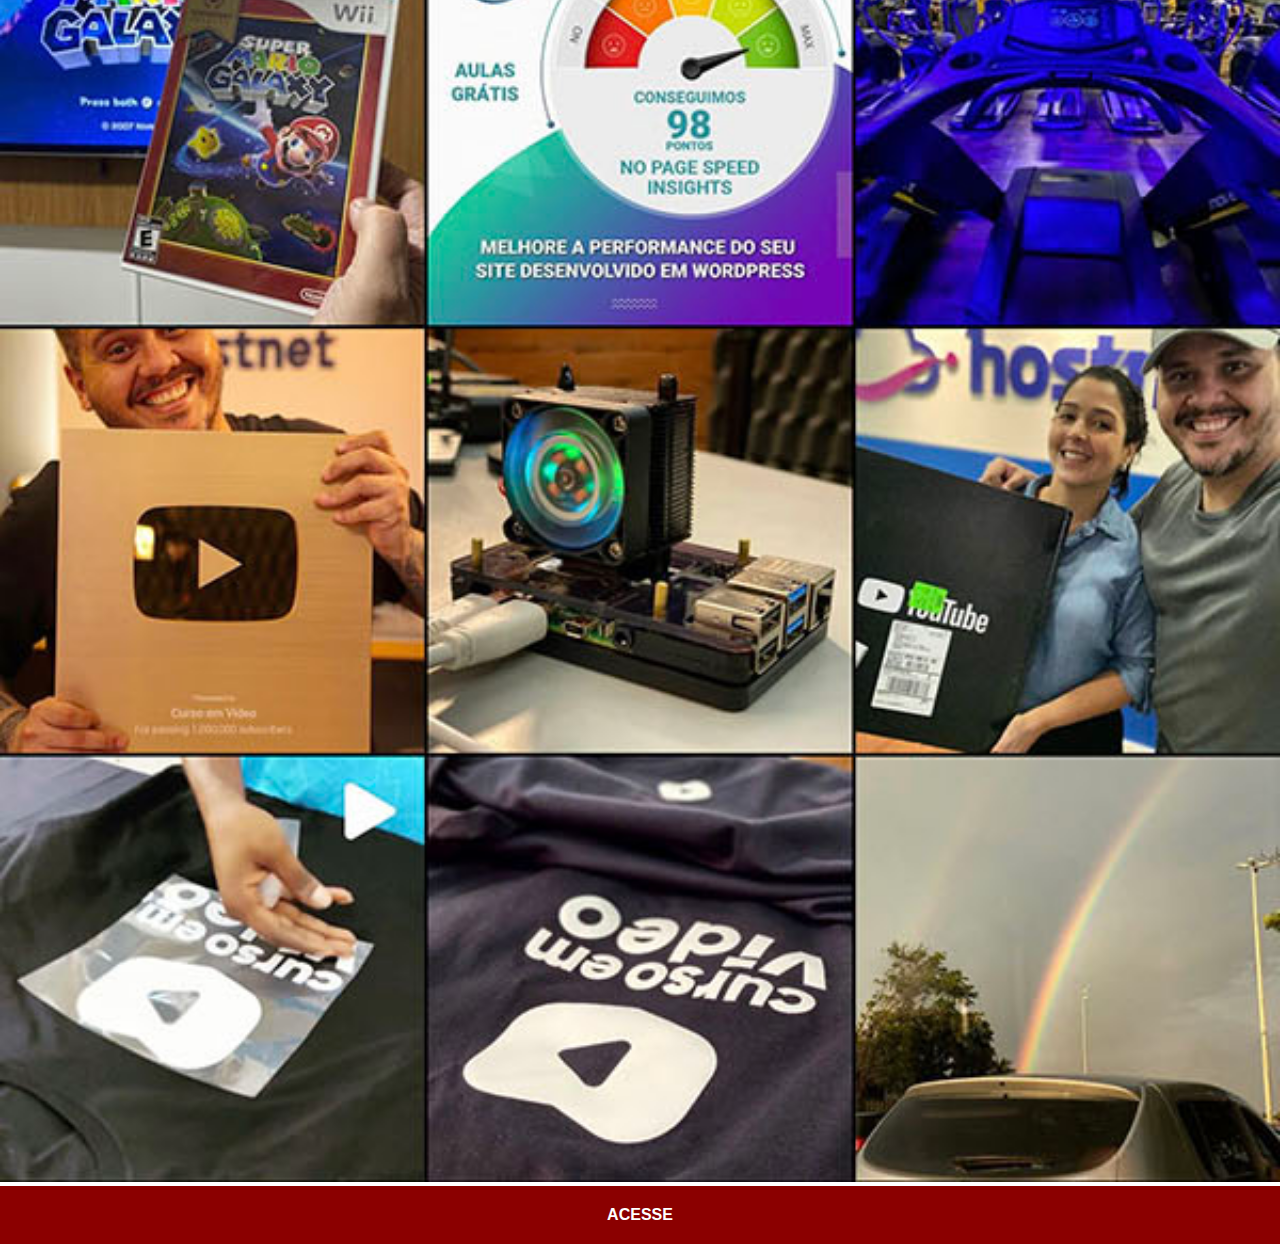
<file: instagram.html>
<!DOCTYPE html>
<html lang="pt-br">
<head>
    <meta charset="UTF-8">
    <meta http-equiv="X-UA-Compatible" content="IE=edge">
    <meta name="viewport" content="width=device-width, initial-scale=1.0">
    <title>Instagram</title>
    <link rel="stylesheet" href="estilos/social.css">
</head>
<body>
    <img src="imagens/tela-instagram.jpg" alt="Instagram">
    <a href="https://www.instagram.com/gustavoguanabara/" target="_blank">ACESSE</a>
</body>
</html>
</file>
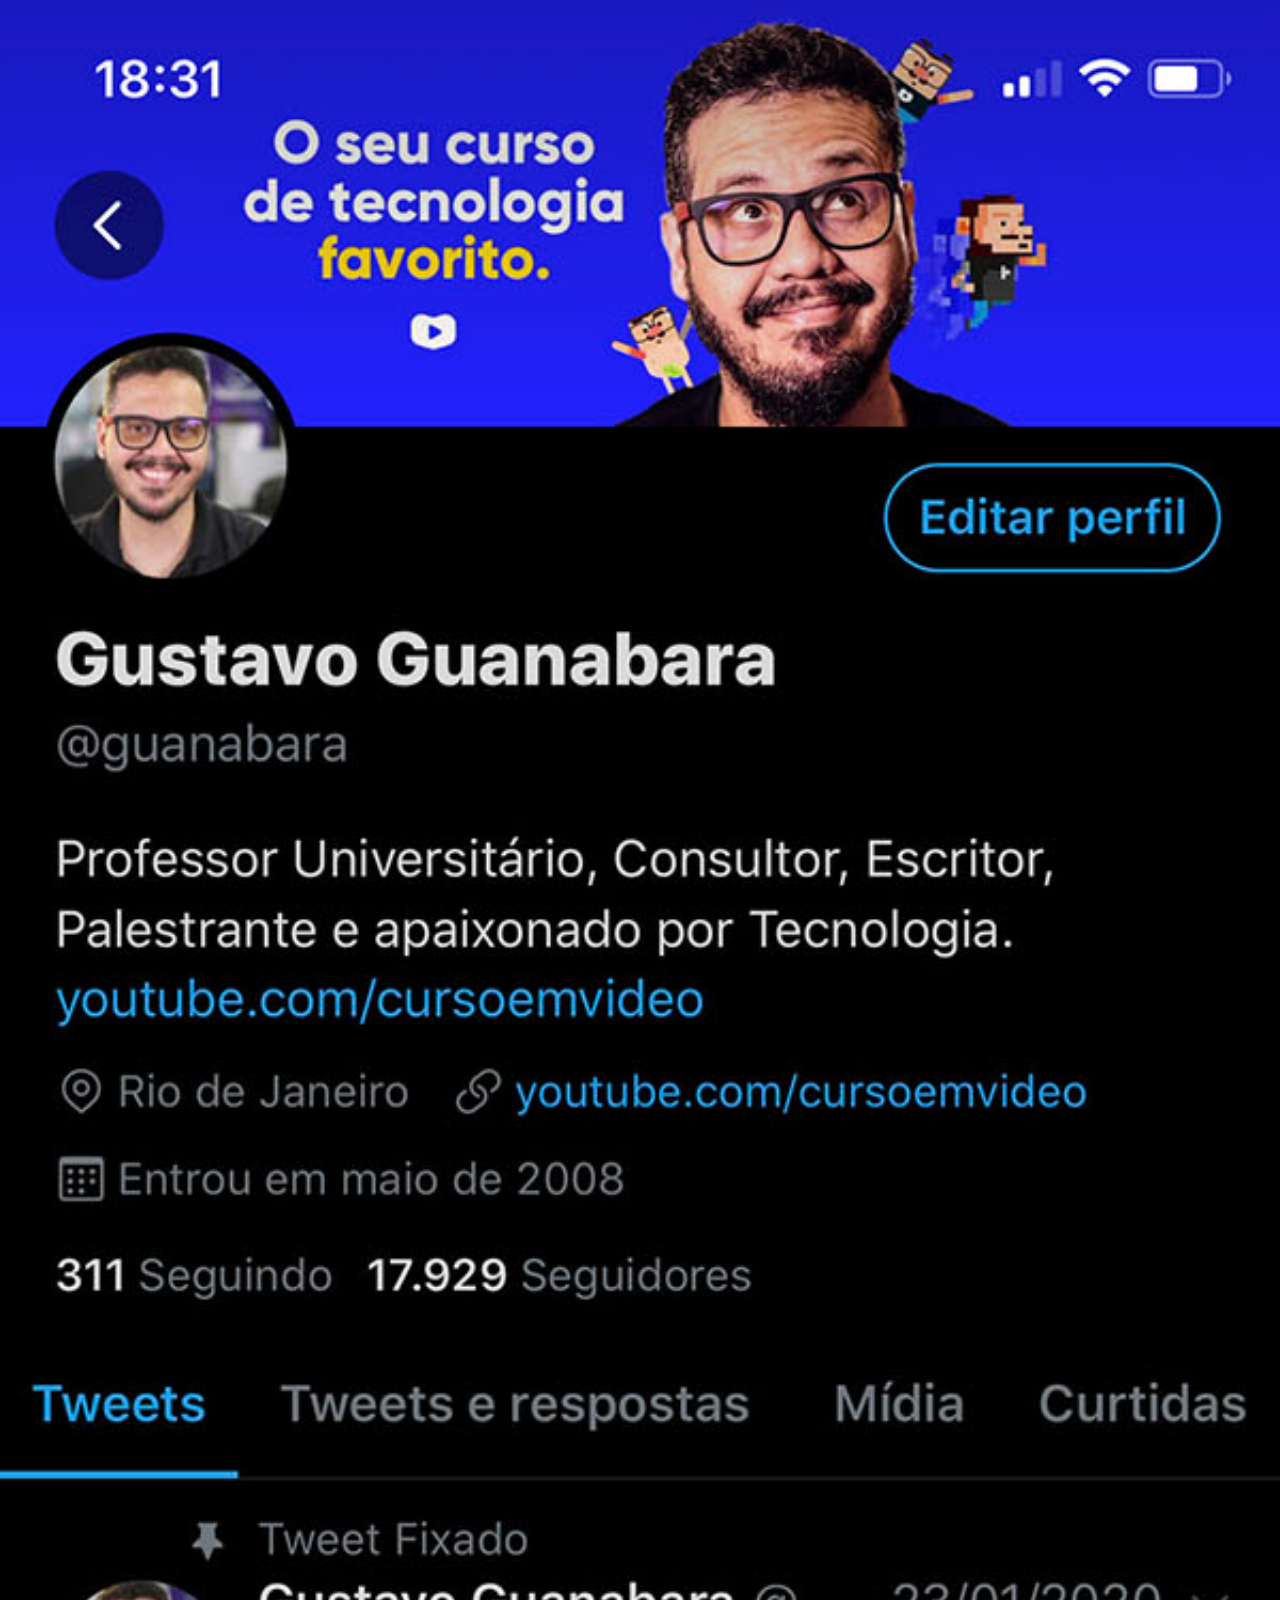
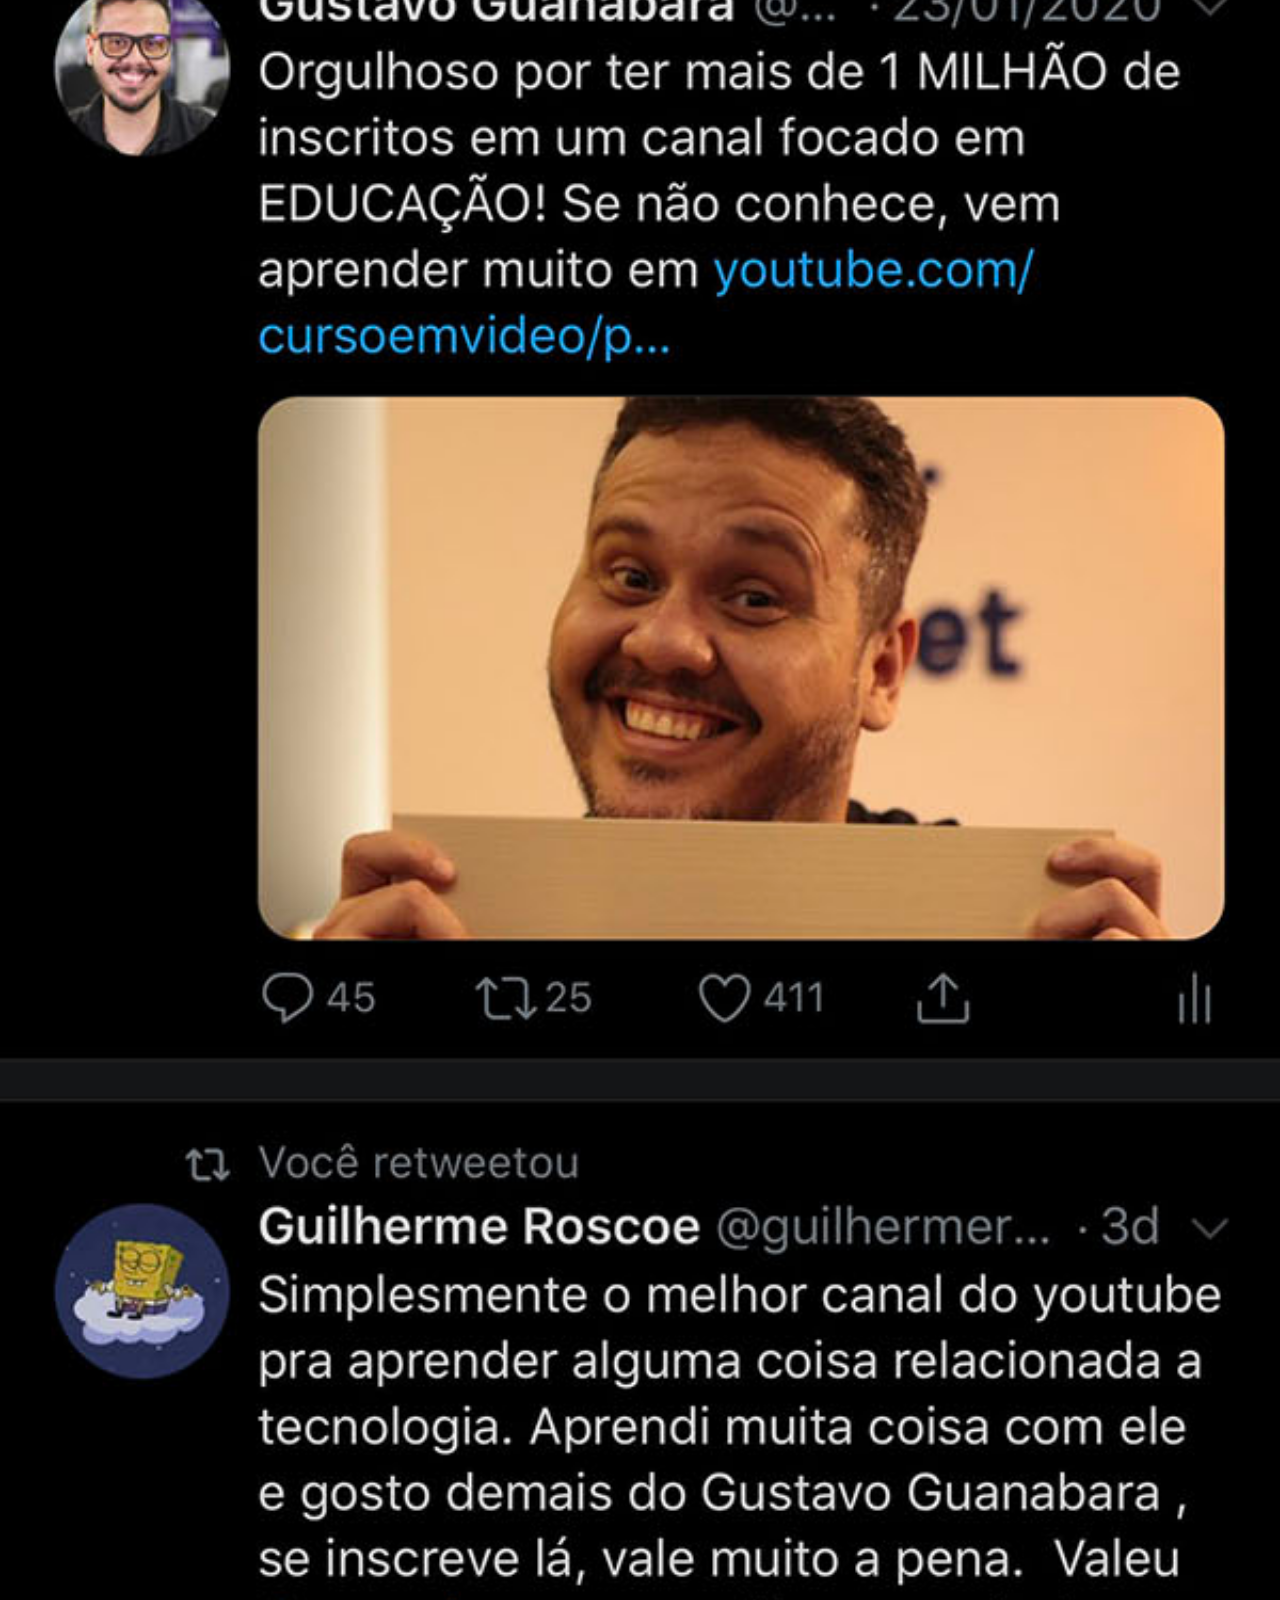
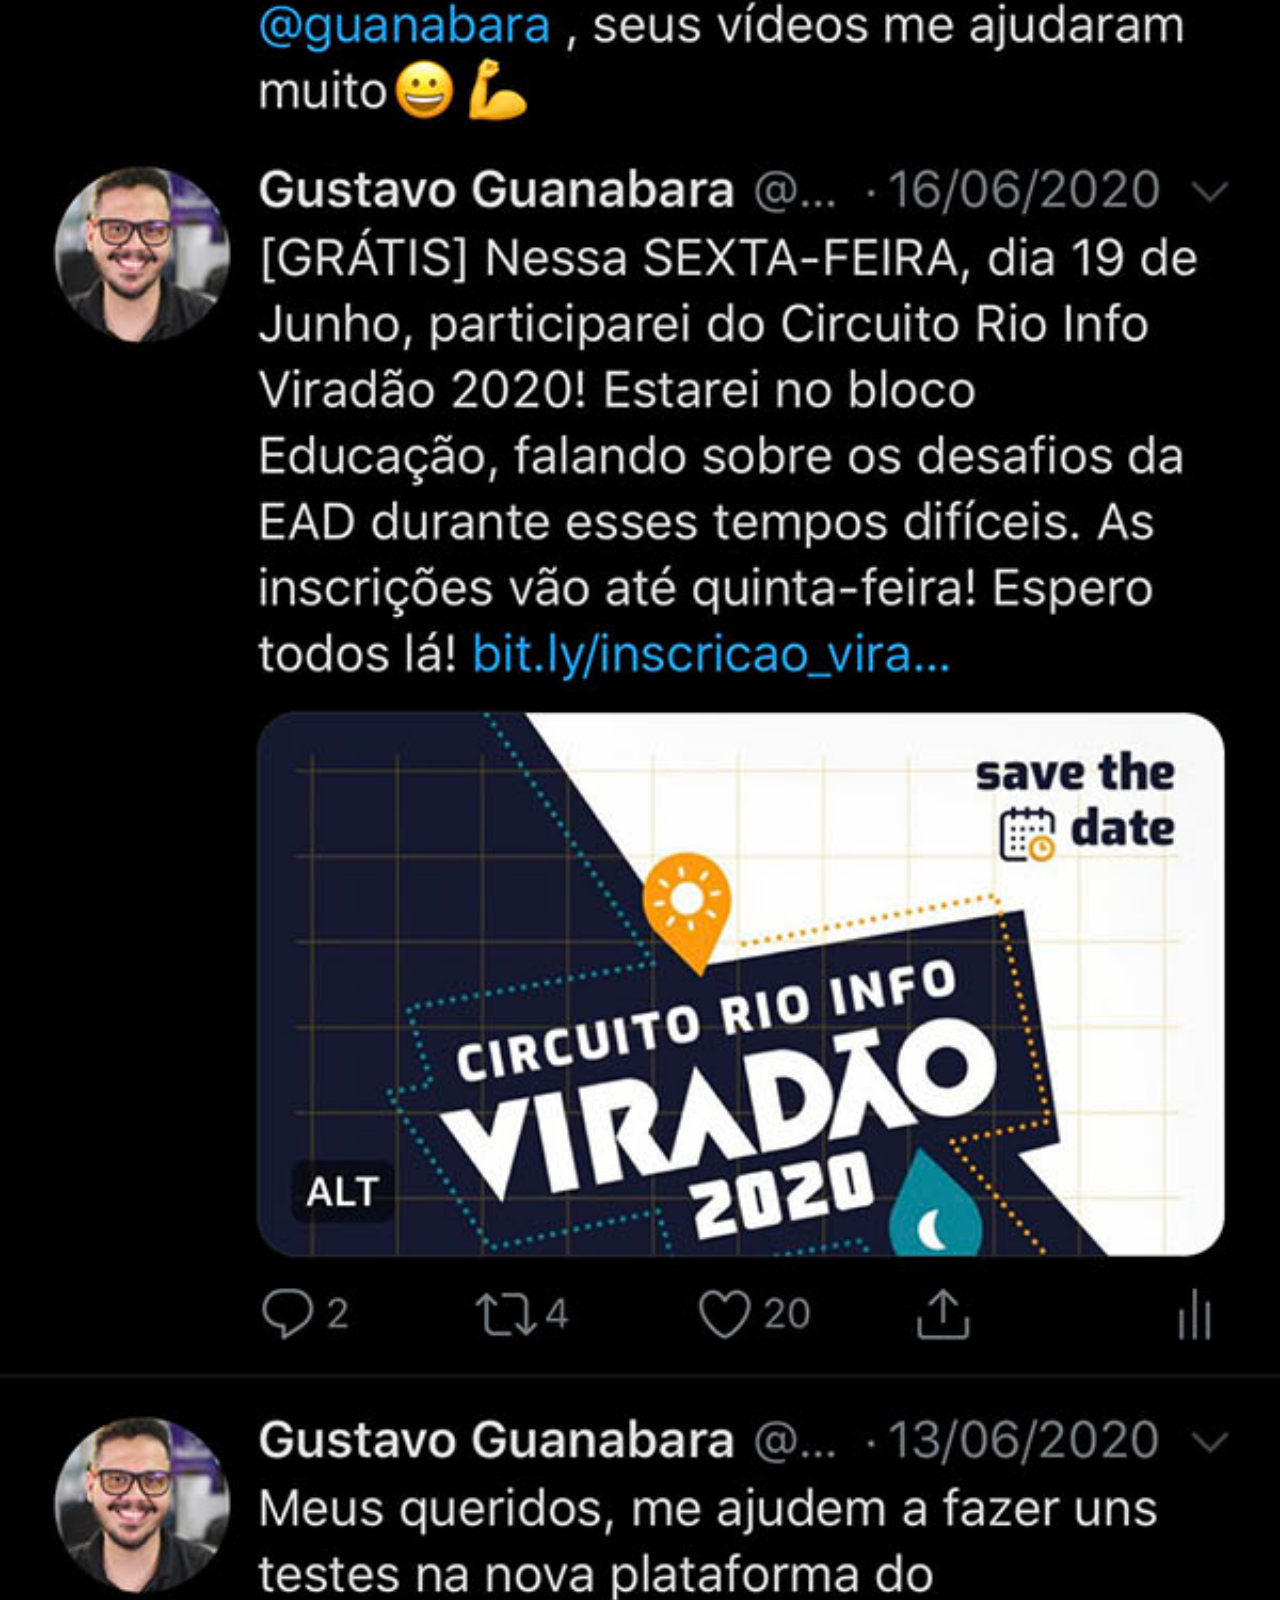
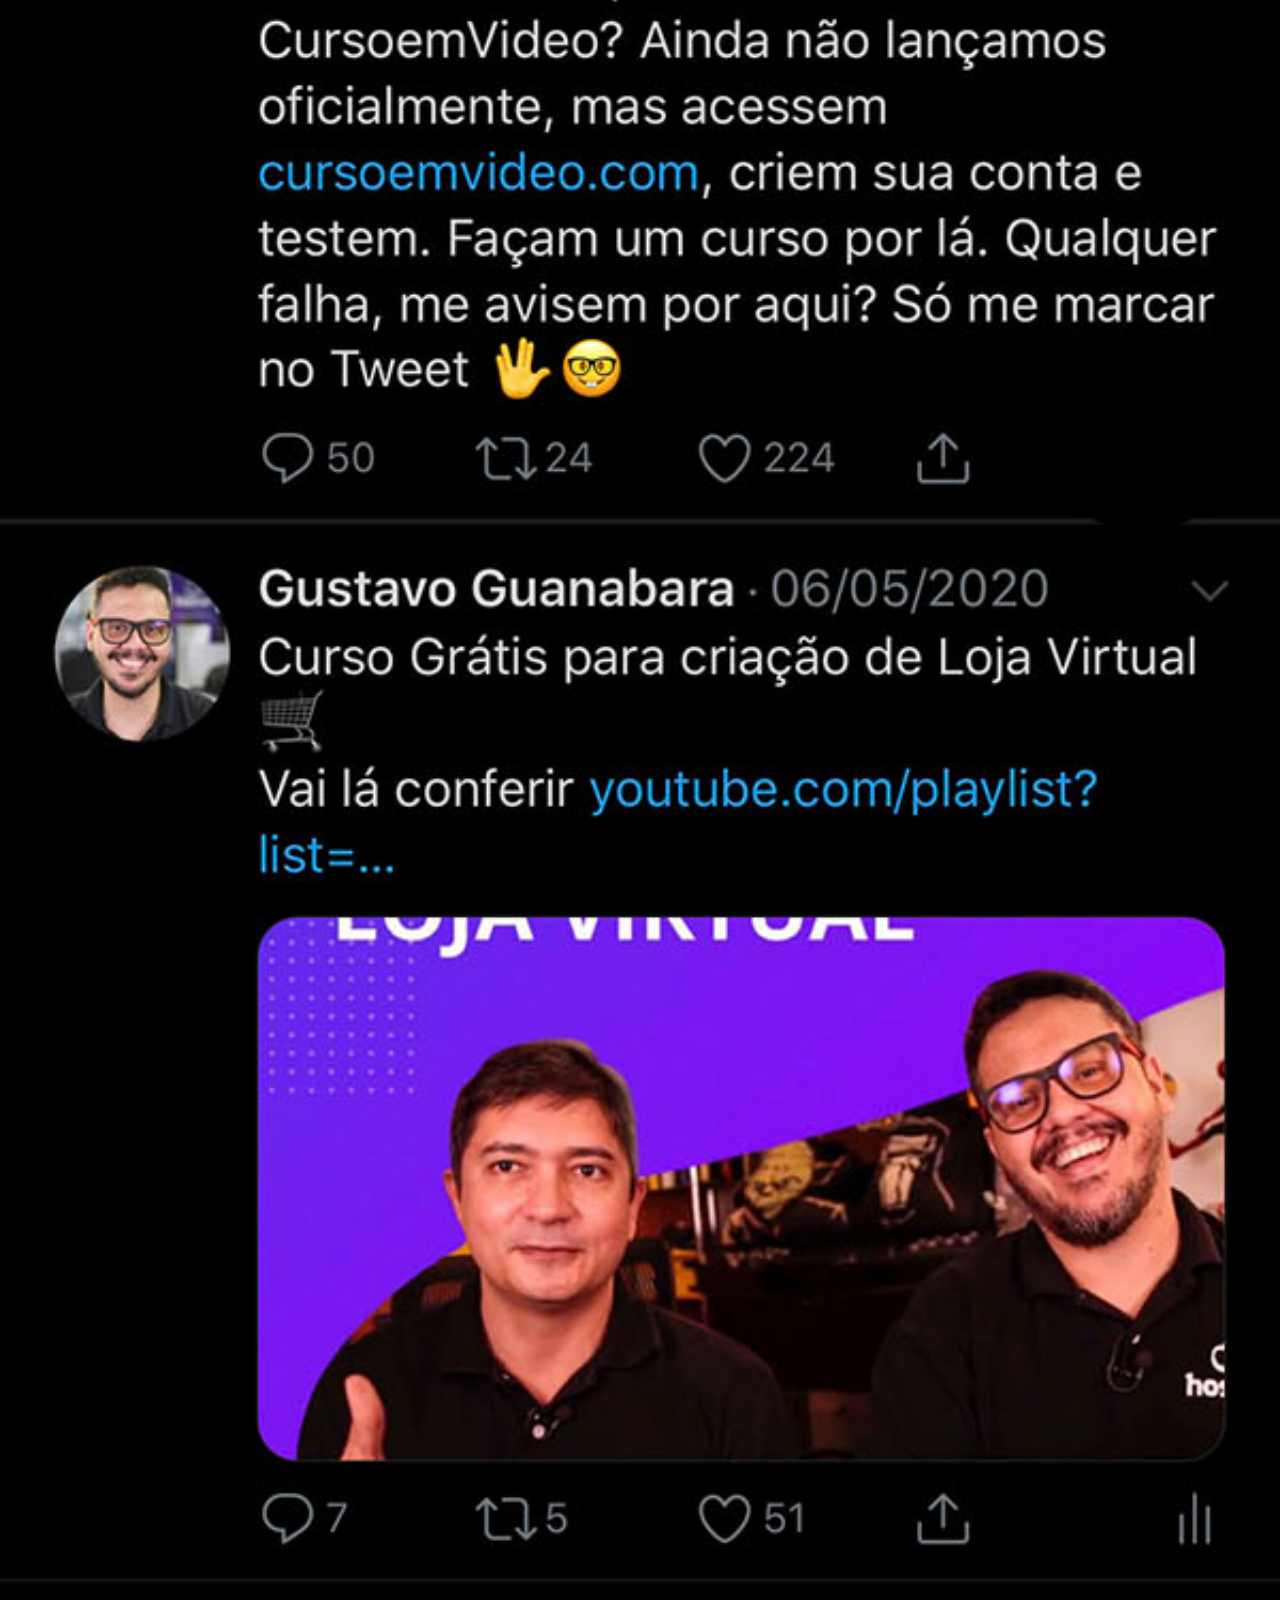
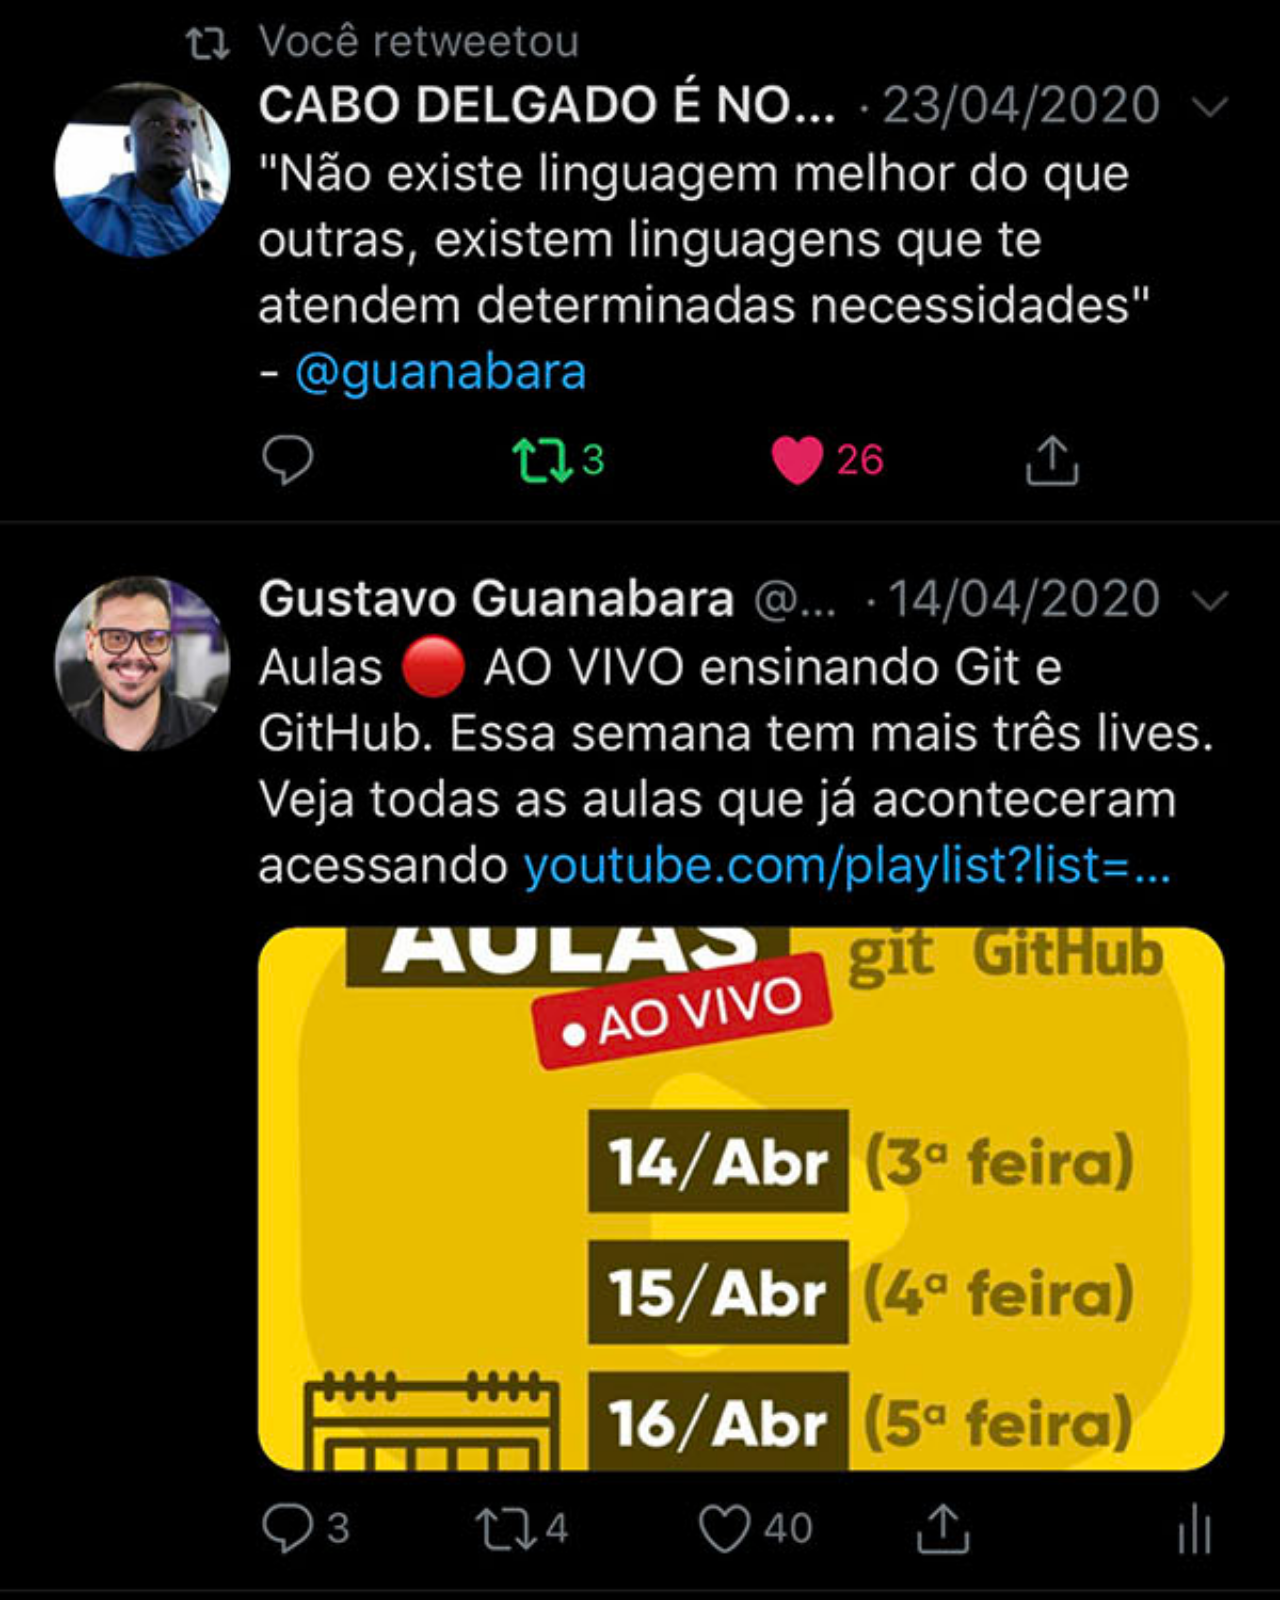
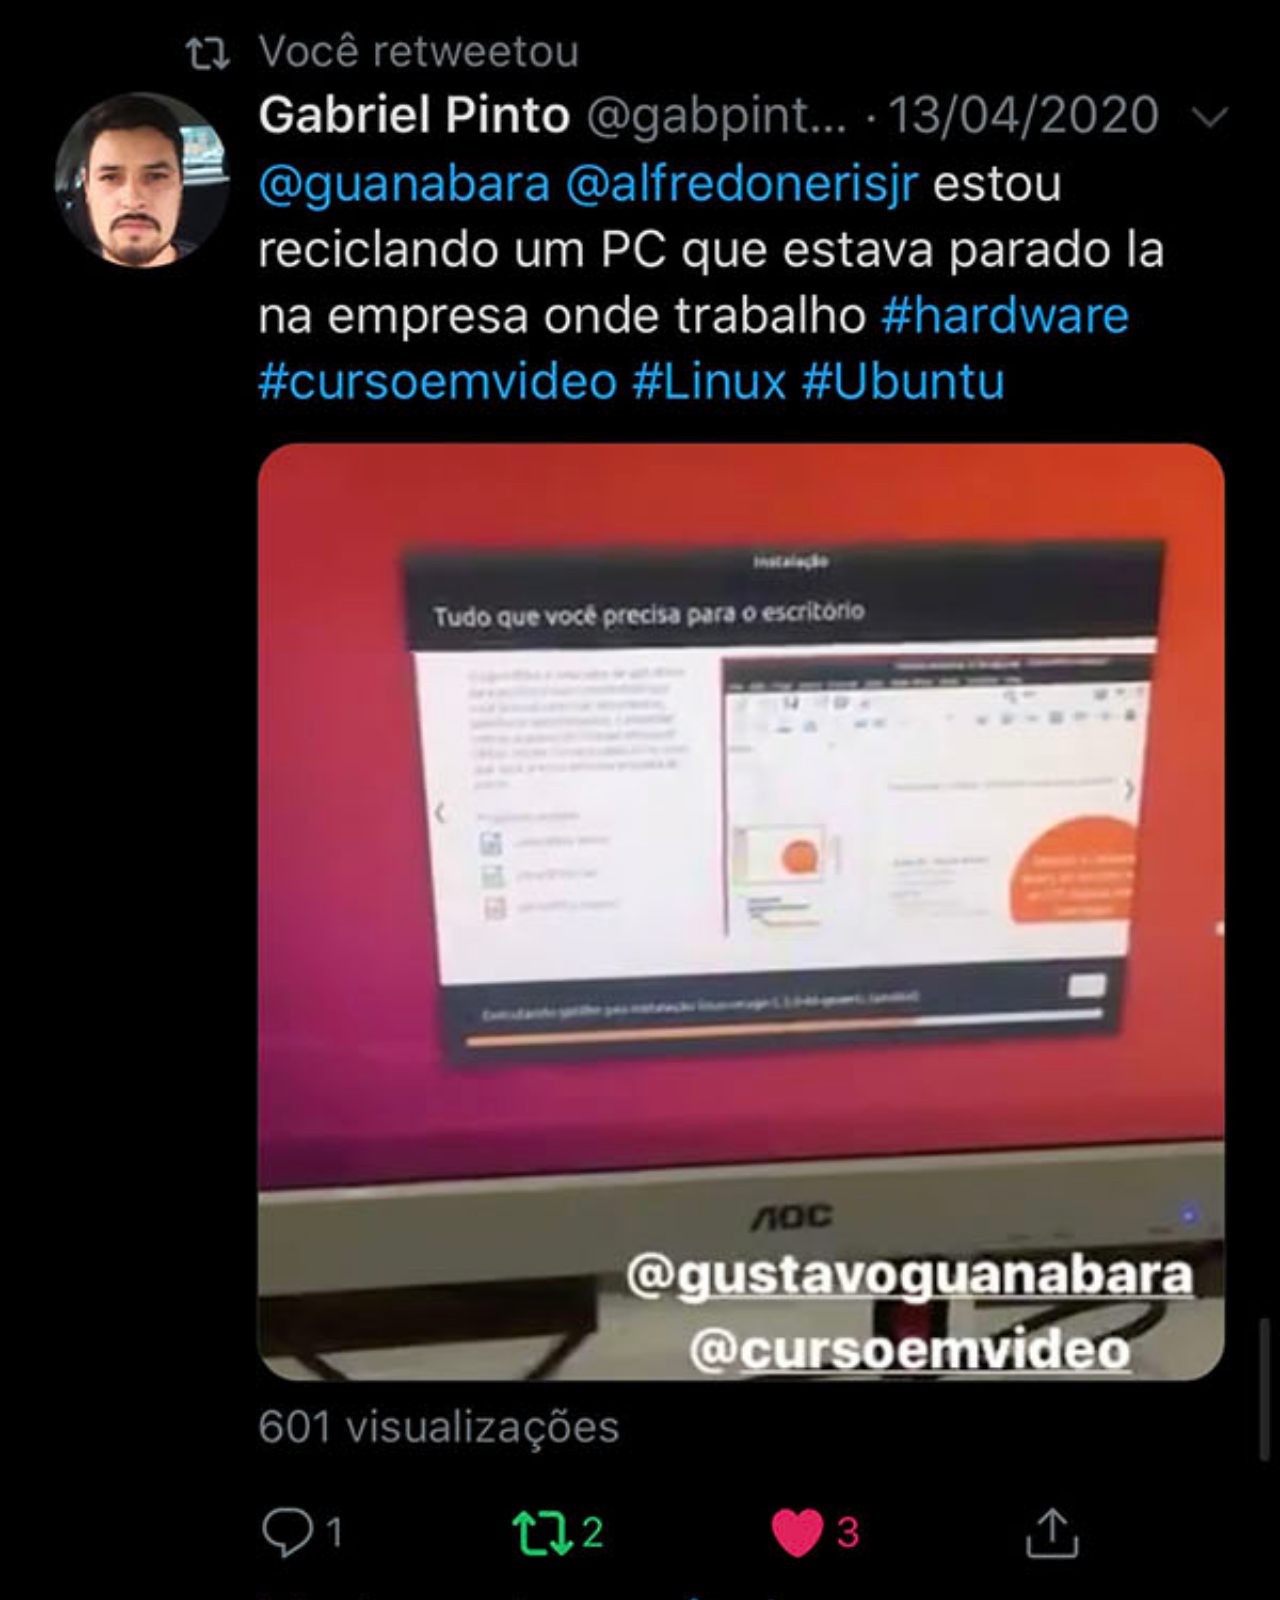
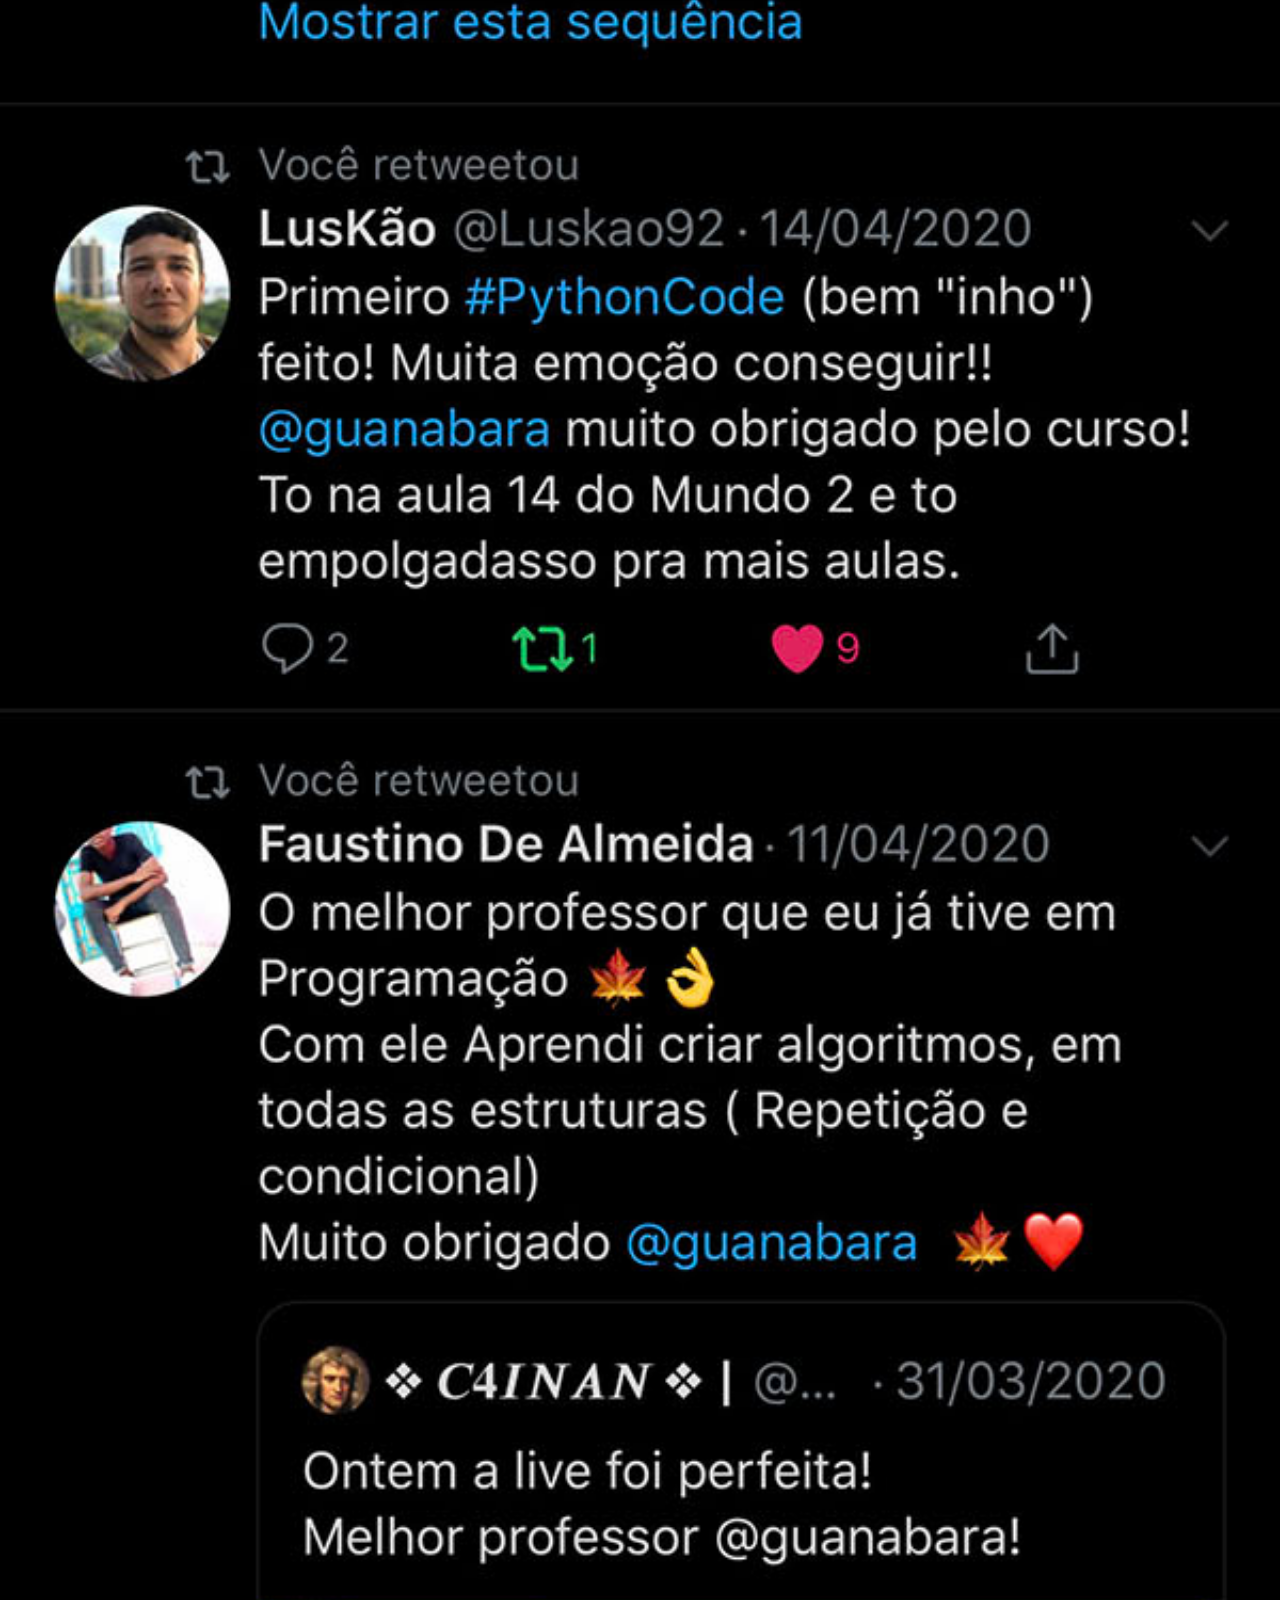
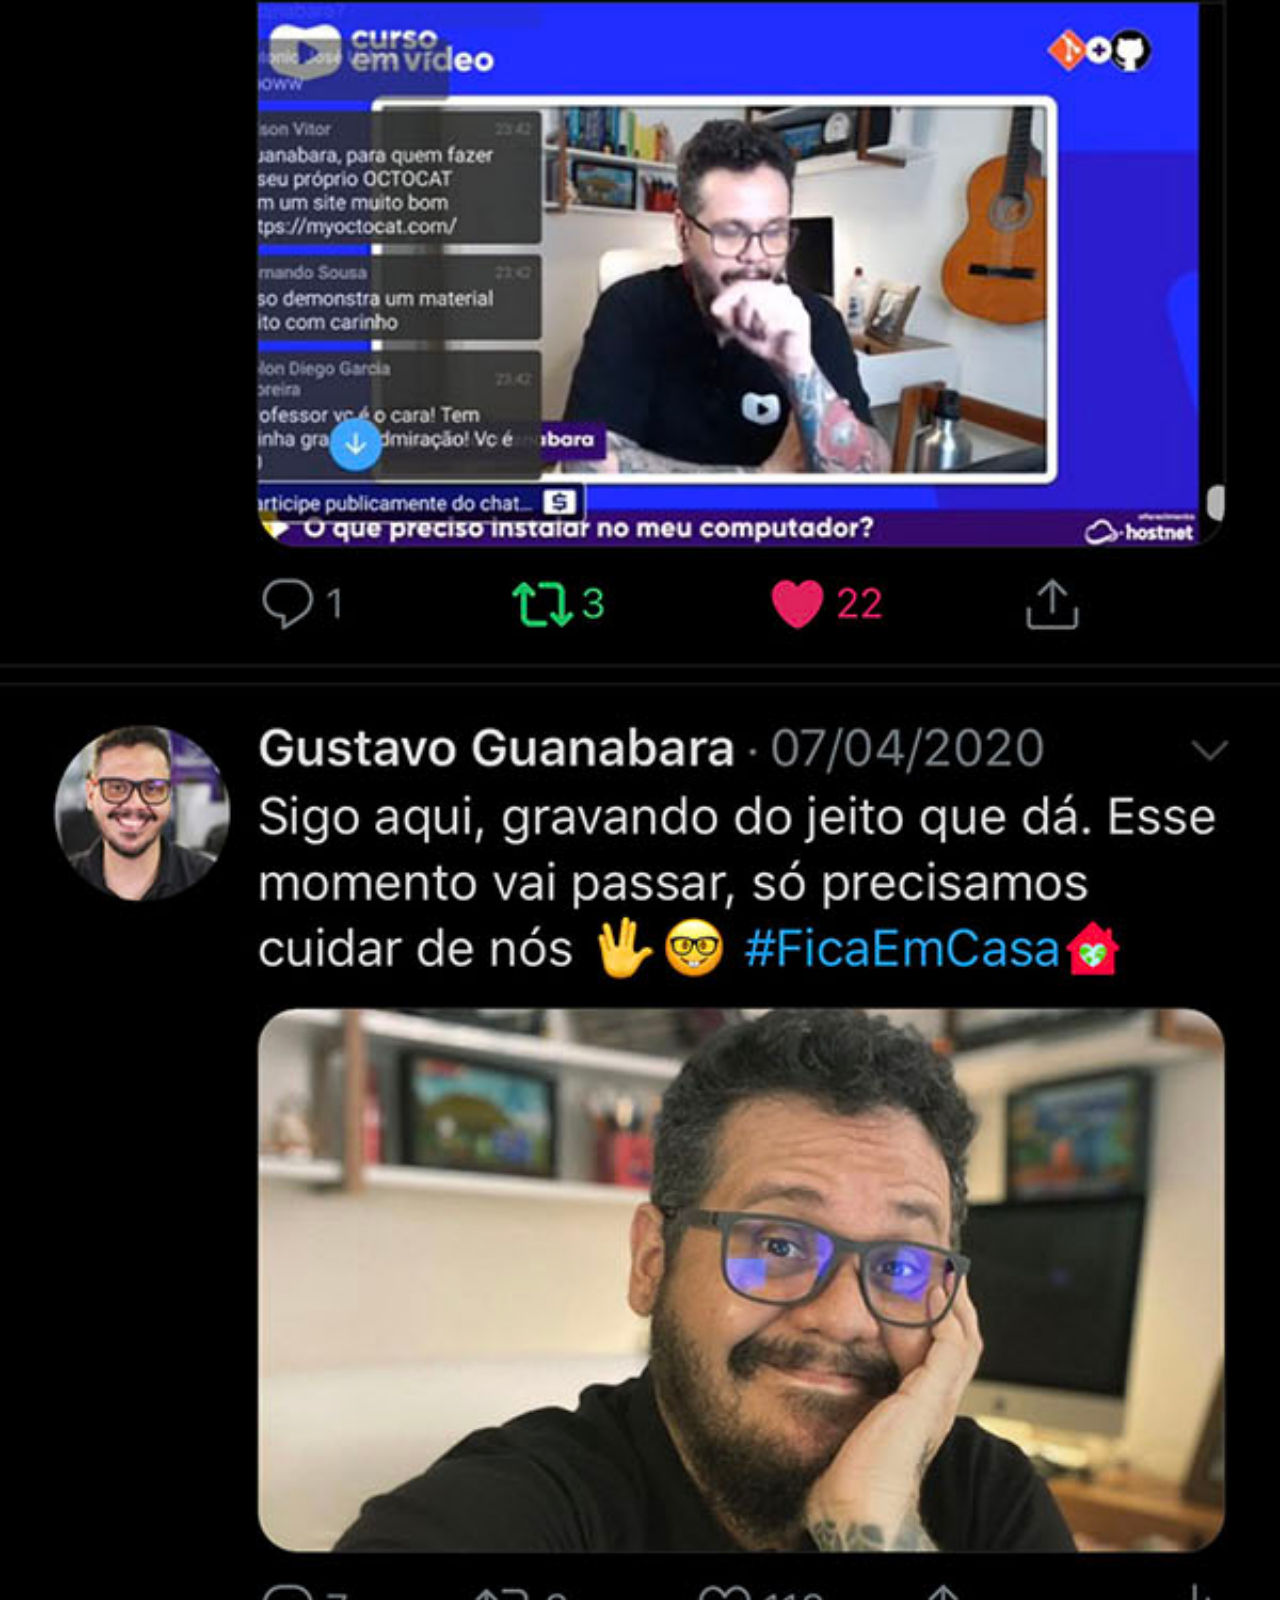
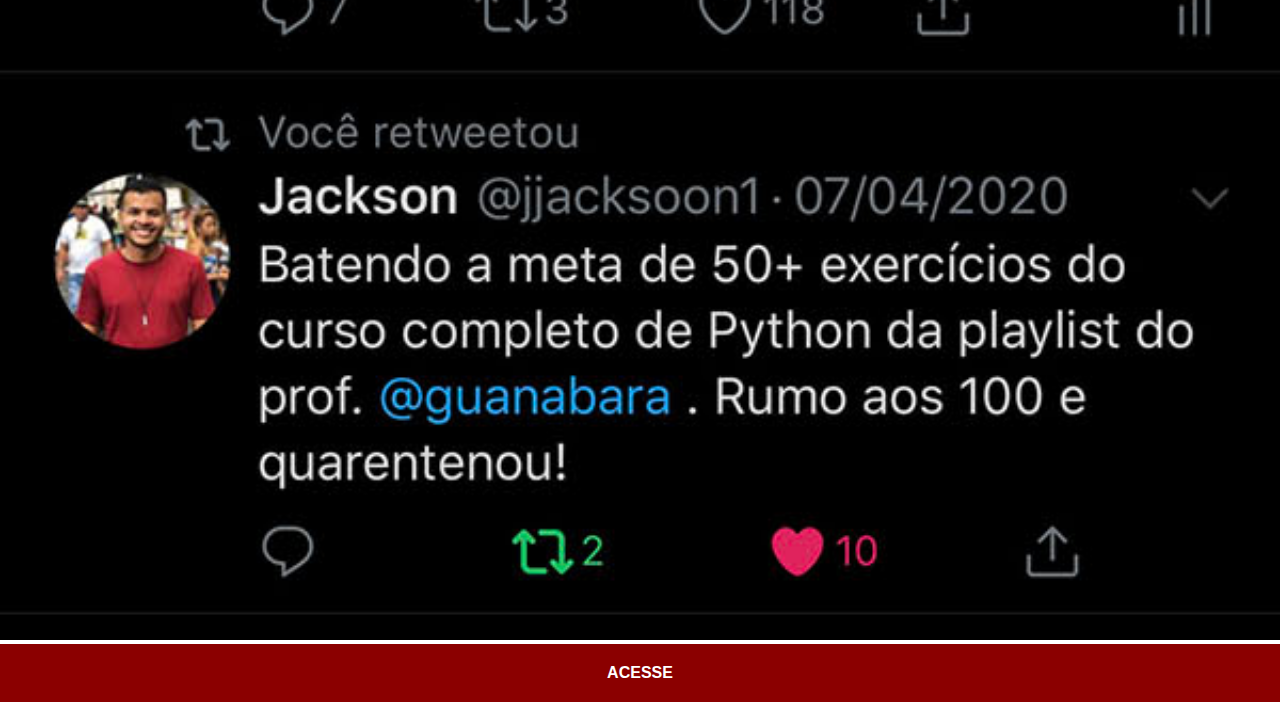
<file: twitter.html>
<!DOCTYPE html>
<html lang="pt-br">
<head>
    <meta charset="UTF-8">
    <meta http-equiv="X-UA-Compatible" content="IE=edge">
    <meta name="viewport" content="width=device-width, initial-scale=1.0">
    <title>Twitter</title>
    <link rel="stylesheet" href="estilos/social.css">
</head>
<body>
    <img src="imagens/tela-twitter.jpg" alt="Twitter">
    <a href="https://twitter.com/guanabara" target="_blank">ACESSE</a>
</body>
</html>
</file>
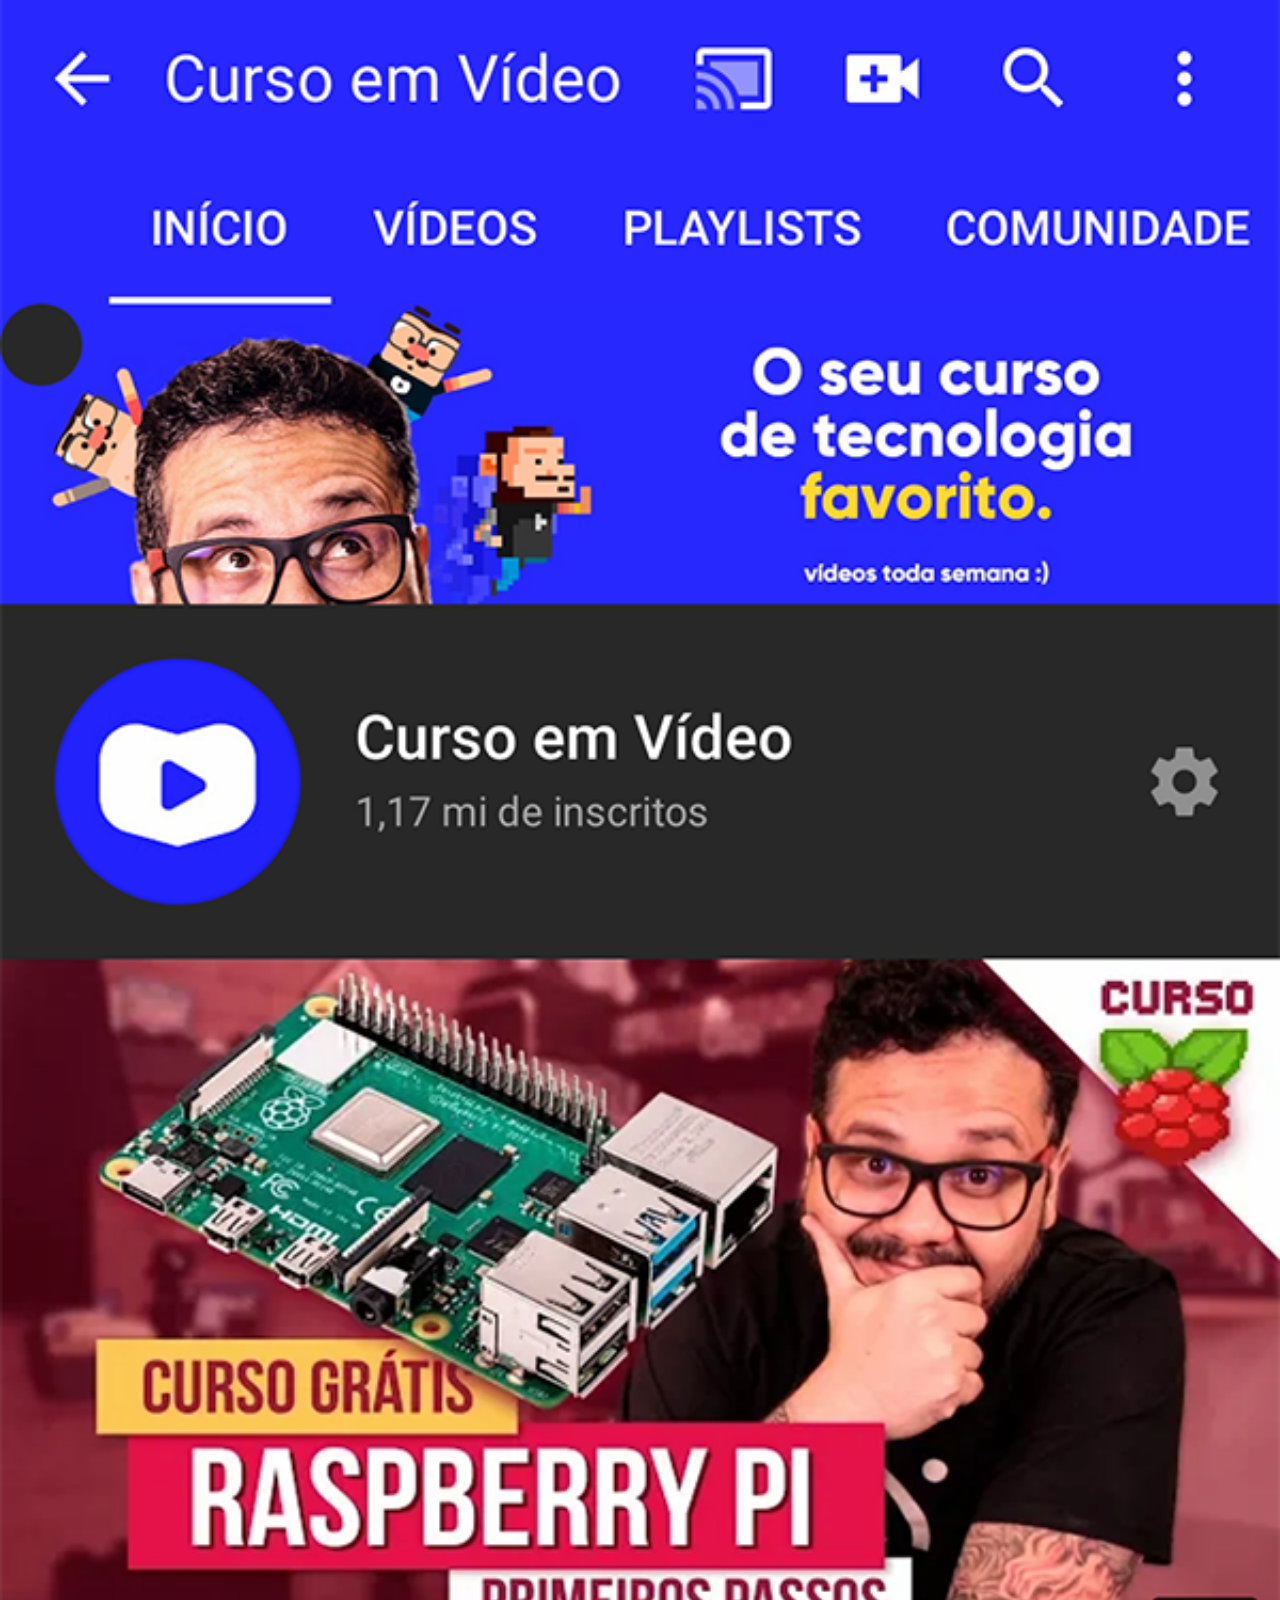
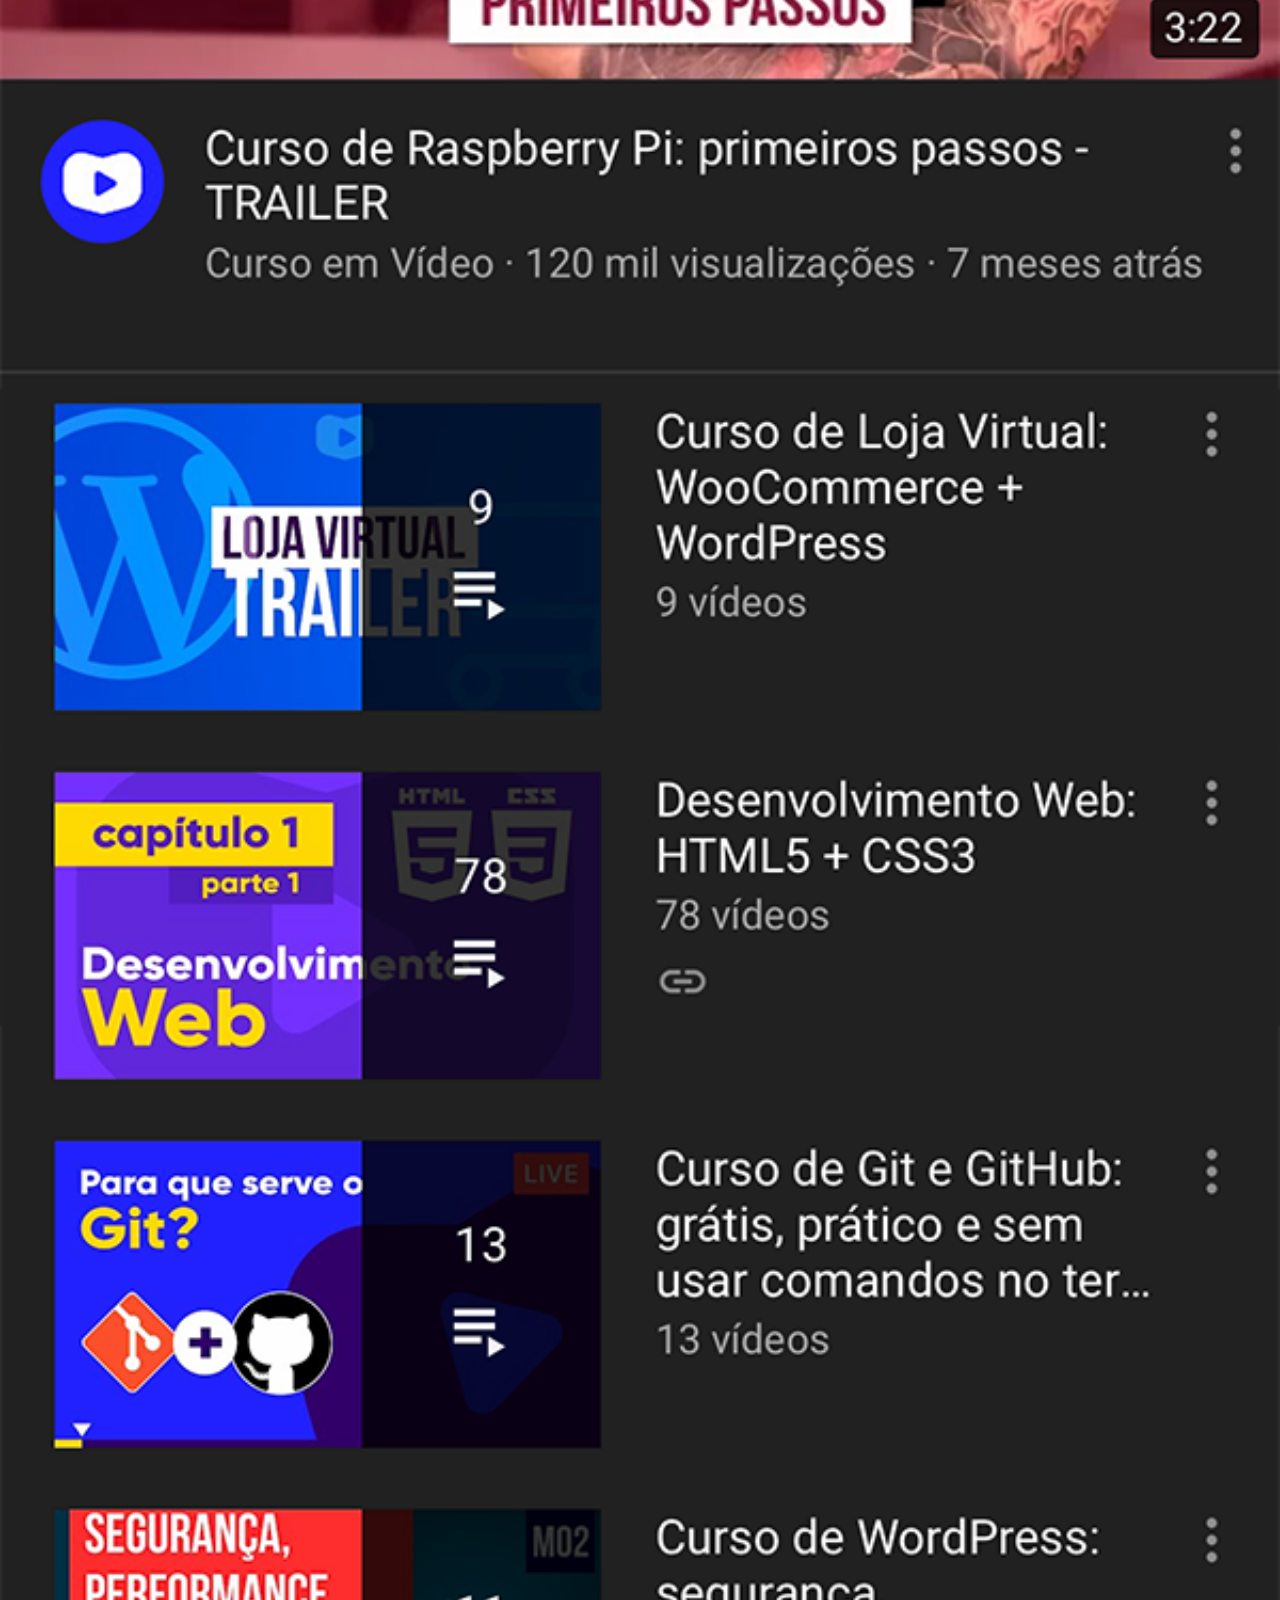
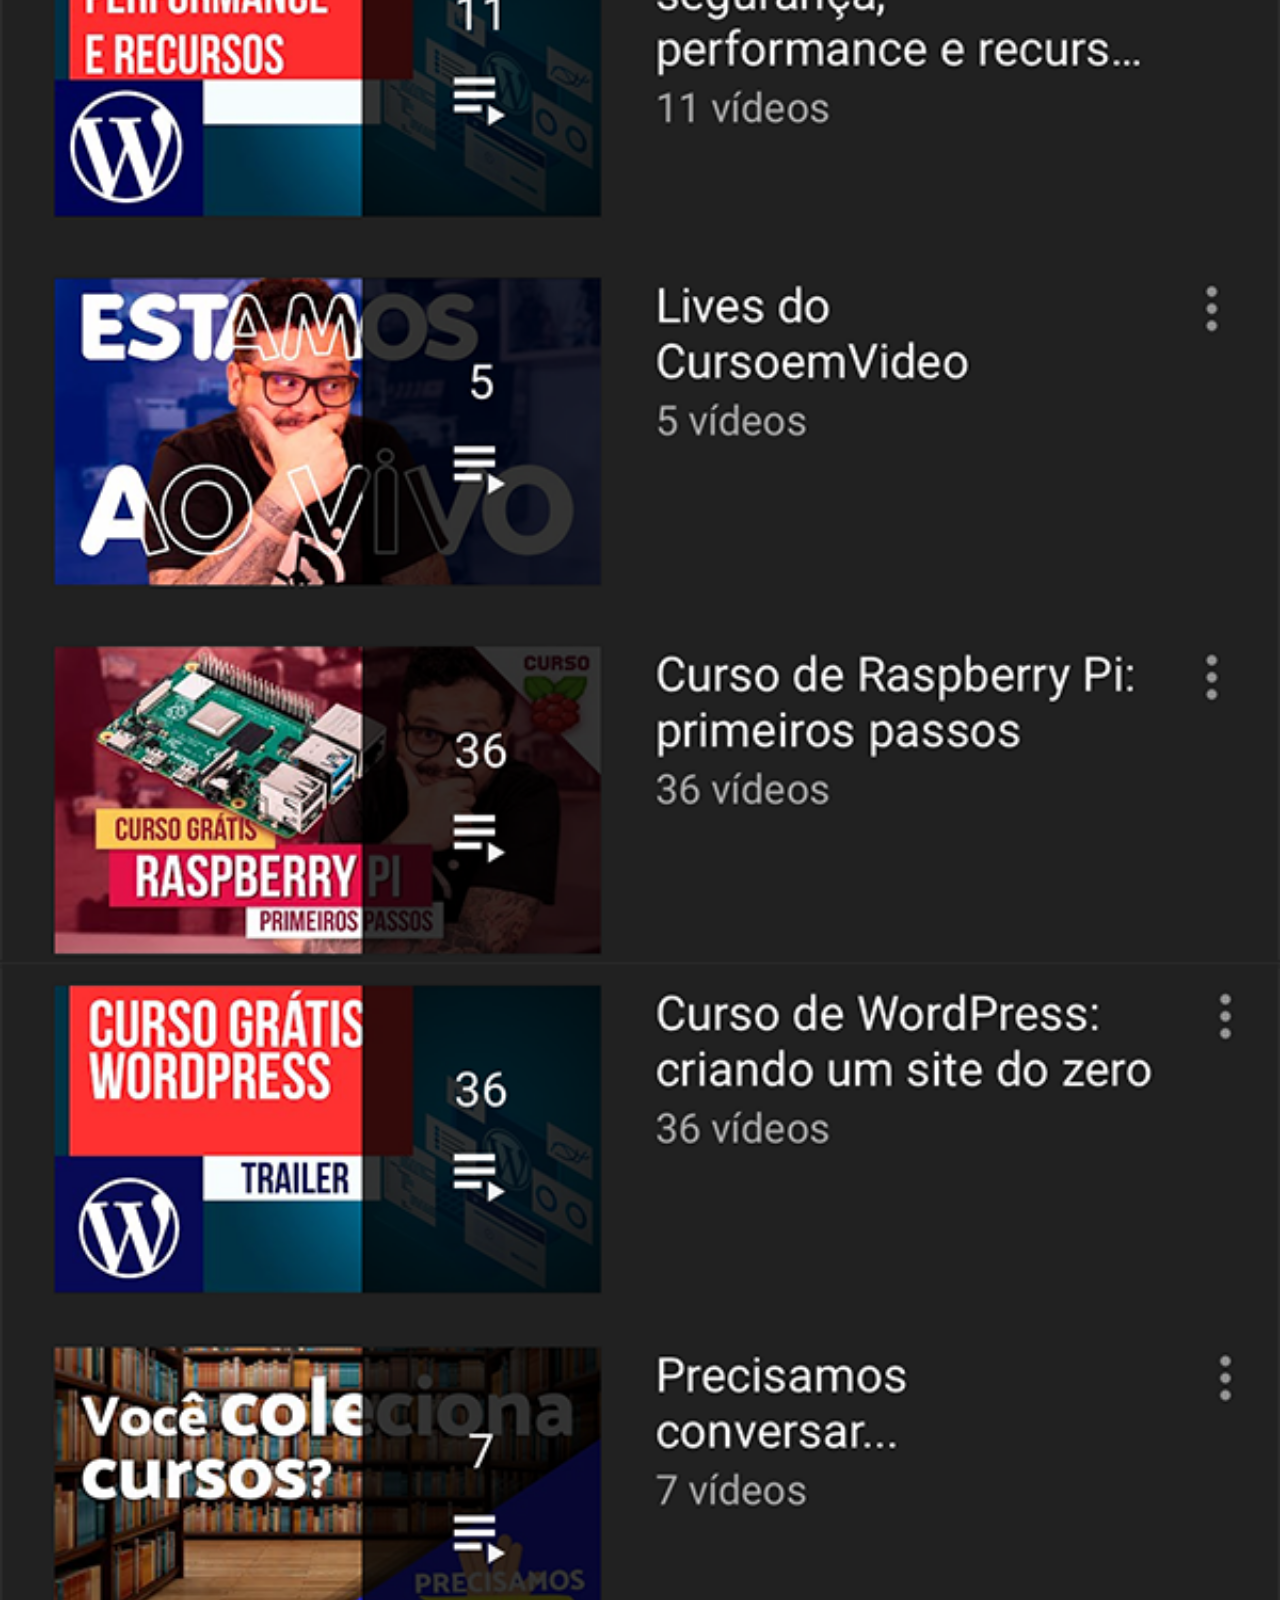
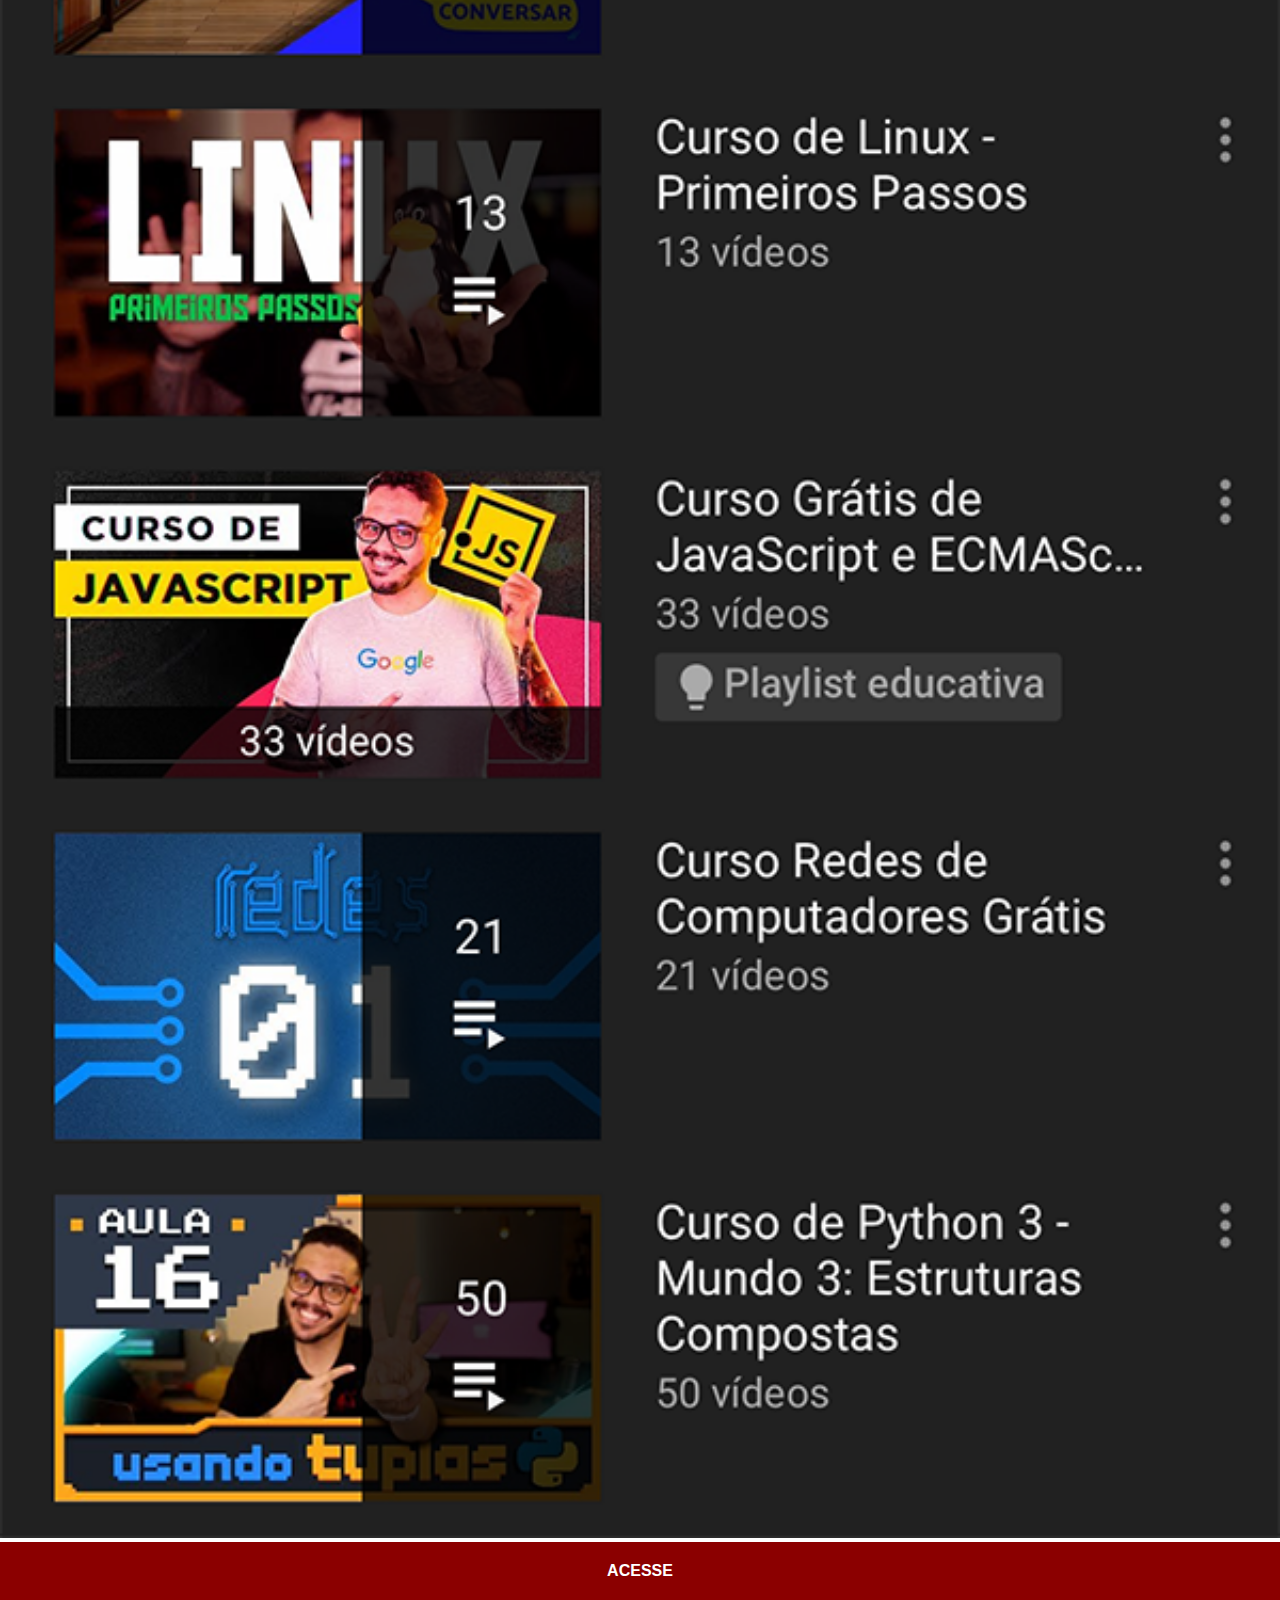
<file: youtube.html>
<!DOCTYPE html>
<html lang="pt-br">
<head>
    <meta charset="UTF-8">
    <meta http-equiv="X-UA-Compatible" content="IE=edge">
    <meta name="viewport" content="width=device-width, initial-scale=1.0">
    <title>YouTube</title>
    <link rel="stylesheet" href="estilos/social.css">
</head>
<body>
    <img src="imagens/tela-youtube.png" alt="YouTube">
    <a href="https://www.youtube.com/@CursoemVideo/playlists" target="_blank">ACESSE</a>
</body>
</html>
</file>
<file: estilos/style.css>
@charset "UTF-8";

* { margin: 0; padding: 0; font-family: Arial, Helvetica, sans-serif;}

html, body {
    height: 100vh;
    width: 100vw;
    background-color: #000;
}

body {
    background: url('../imagens/fundo-madeira.jpg') no-repeat top center;
    background-size: cover;
    background-attachment: fixed;
}

main {
    height: 100vh;
    position: relative;
}

section#telefone {
    height: 627px;
    width: 311px;
    position: absolute;
    top: 50%;
    left: 50%;
    transform: translate(-50%, -50%);
    background: url('../imagens/frame-iphone.png') no-repeat;
}

iframe#tela {
    position: relative;
    top: 80px;
    left: 22px;
    width: 267px;
    height: 471px;
}

section#redes-sociais {
    text-align: right;
}

section#redes-sociais img {
    width: 50px;
    margin: 10px;
    border-radius: 50%;
    box-shadow: 2px 2px 5px rgba(0, 0, 0, 0.400);
    box-sizing: border-box;
}

section#redes-sociais img:hover {
    border: 3px solid rgba(255, 255, 255, 0.600);
    transform: translate(-3px, -3px);
    box-shadow: 5px 5px 5px rgba(0, 0, 0, 0.630);
    transition: transform .4s;
}
</file>
<file: estilos/social.css>
@charset "UTF-8";

* { margin: 0; padding: 0; font-family: Arial, Helvetica, sans-serif; }

::-webkit-scrollbar {
    width: 0px;
    height: 0px;
}

img {
    width: 100vw;

}

a {
    display: block;
    background-color: darkred;
    padding: 20px;
    text-align: center;
    font-weight: 600;
    text-decoration: none;
    color: #fff;
}

a:hover {
    background-color: red;
}
</file>
